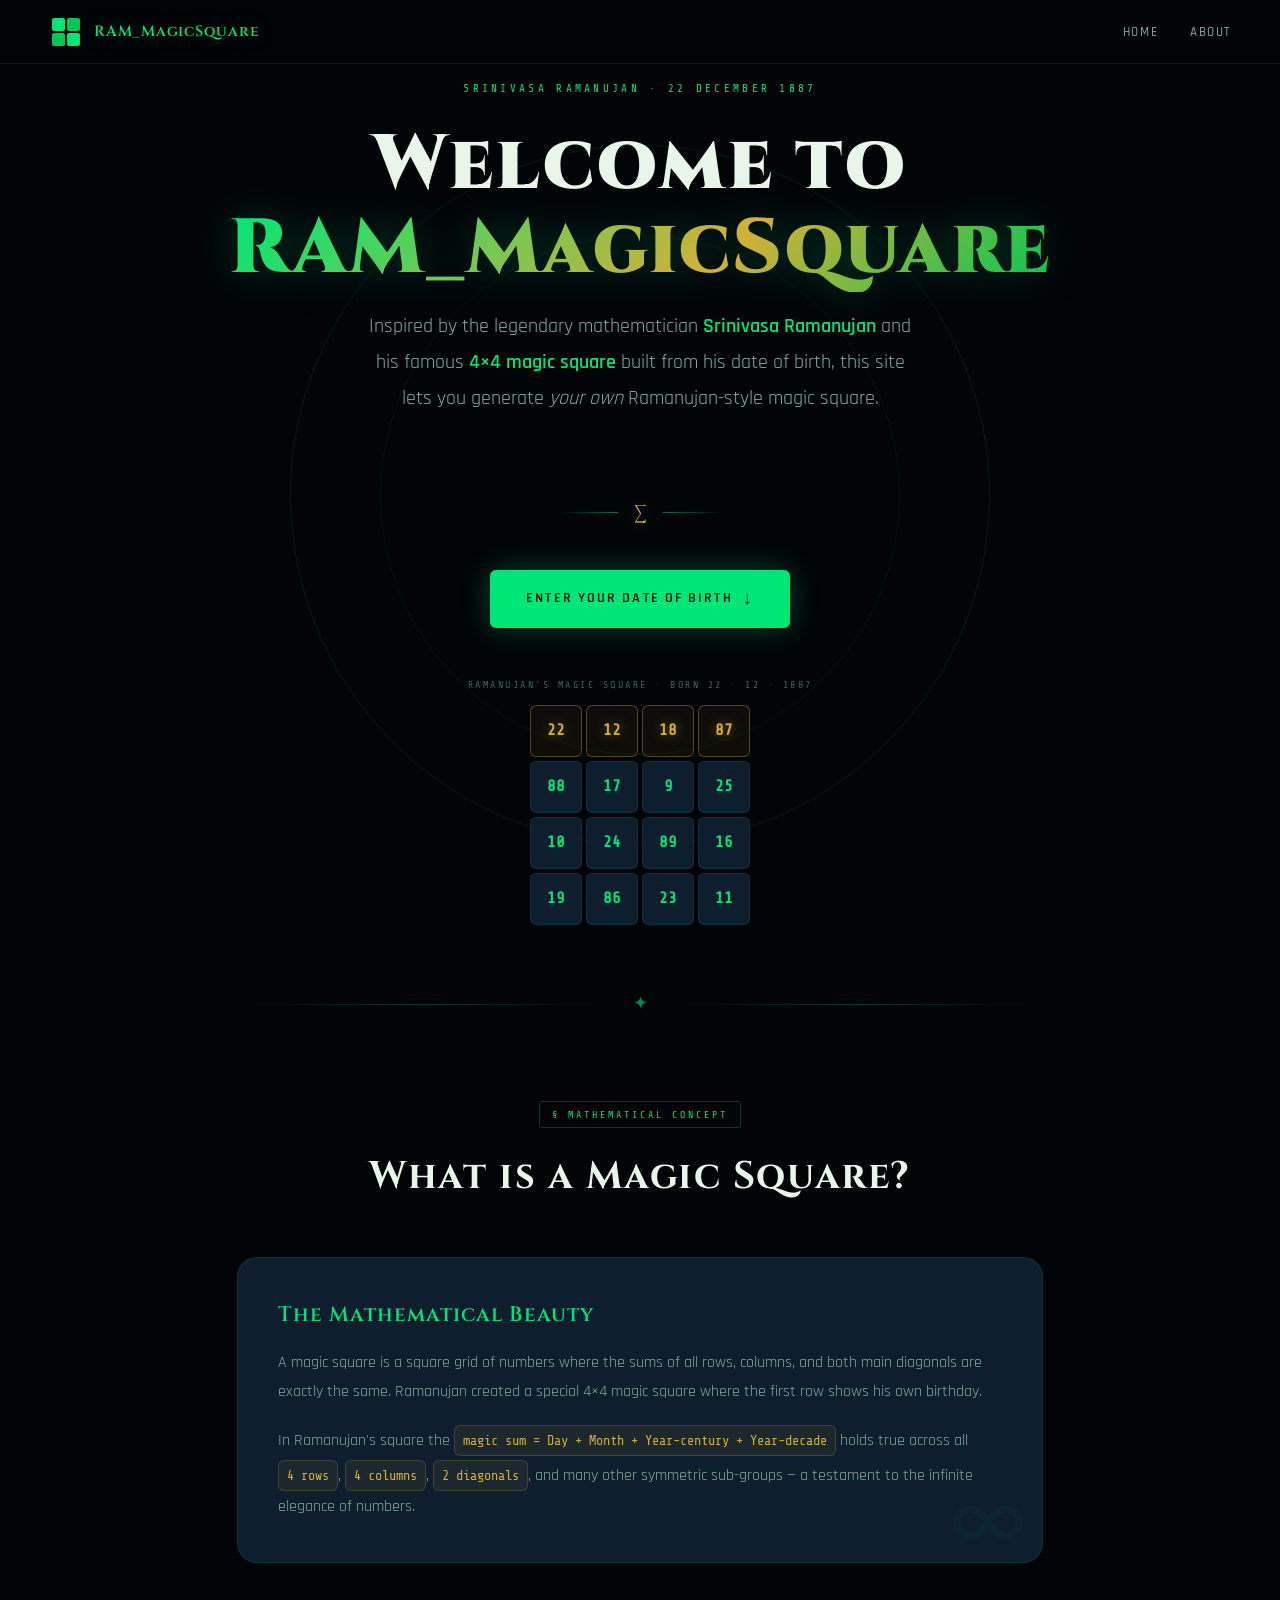
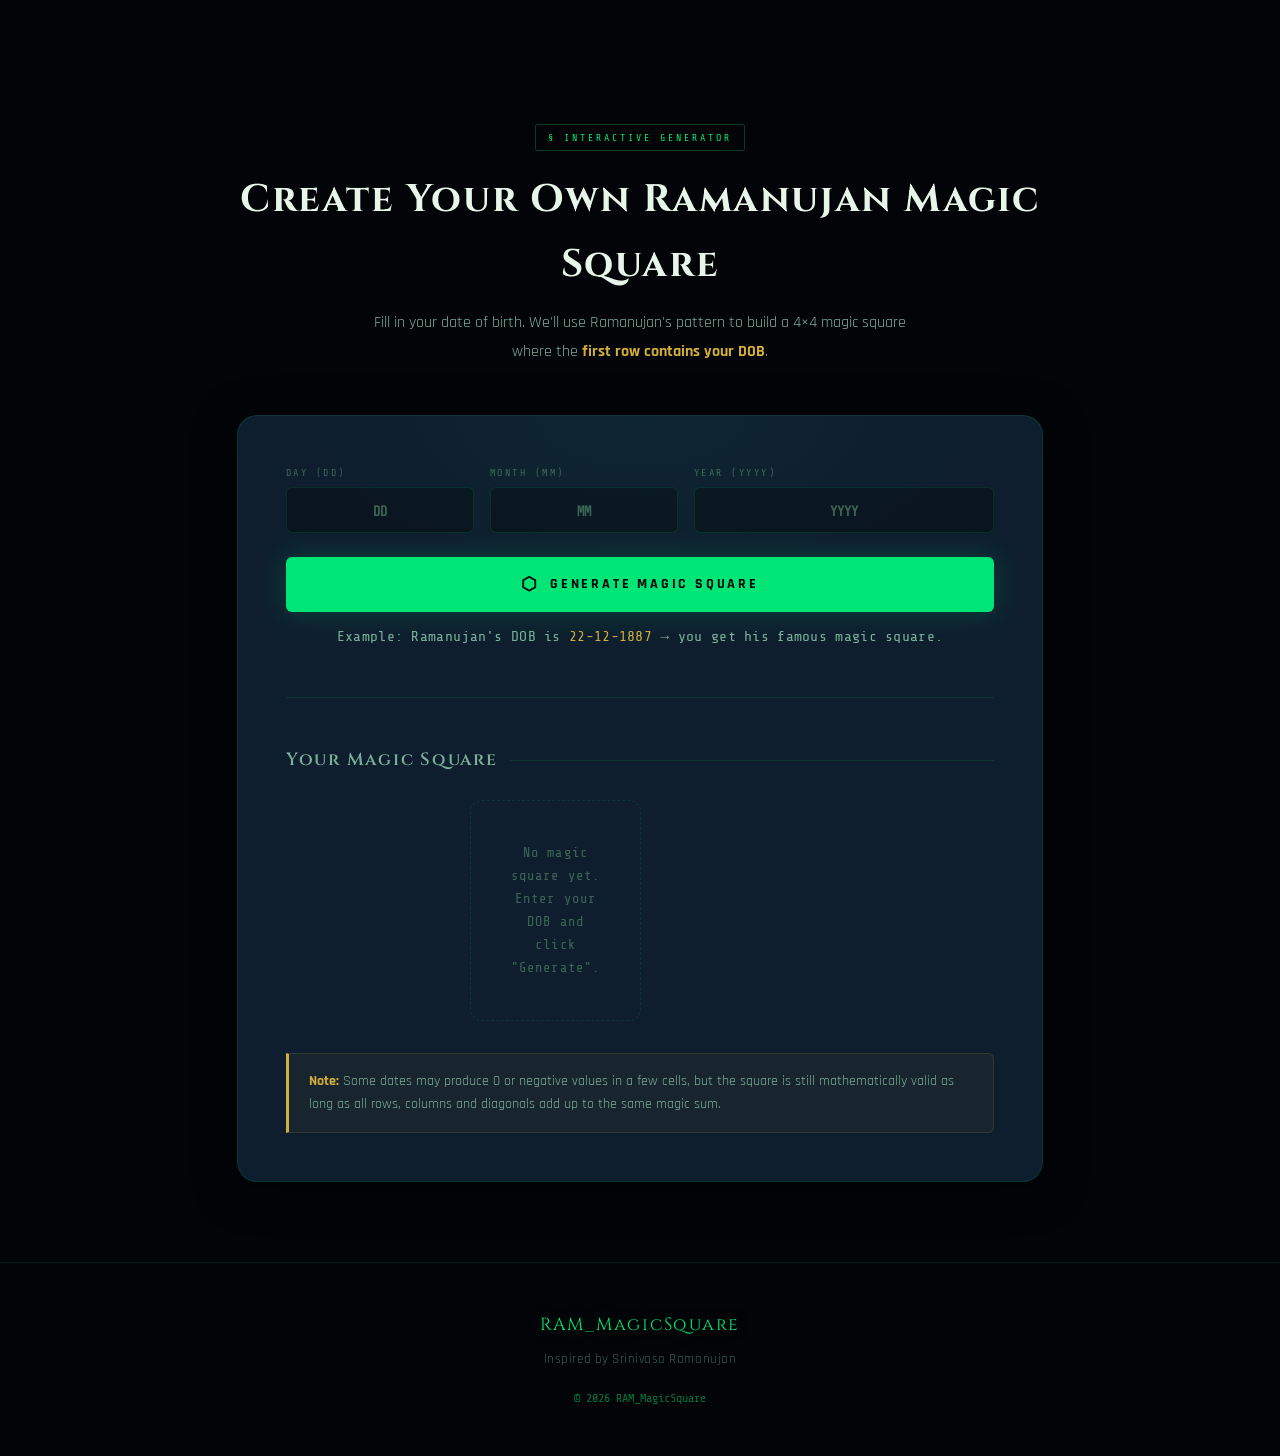
<file: index.html>
<!DOCTYPE html>
<html lang="en">
<head>
<meta charset="UTF-8"/>
<meta name="viewport" content="width=device-width, initial-scale=1.0"/>
<title>RAM_MagicSquare</title>
<link rel="icon" href="MAGICSQUARE.png" type="image/png">
<link rel="preconnect" href="https://fonts.googleapis.com"/>
<link rel="preconnect" href="https://fonts.gstatic.com" crossorigin/>
<link href="https://fonts.googleapis.com/css2?family=Cinzel:wght@400;600;700;900&family=Rajdhani:wght@300;400;500;600;700&family=Share+Tech+Mono&display=swap" rel="stylesheet"/>
<link rel="stylesheet" href="styles.css"/>
<!-- Google tag (gtag.js) -->
<script async src="https://www.googletagmanager.com/gtag/js?id=G-636LD27Y8T"></script>
<script>
  window.dataLayer = window.dataLayer || [];
  function gtag(){dataLayer.push(arguments);}
  gtag('js', new Date());

  gtag('config', 'G-636LD27Y8T');
</script>

  <script type="text/javascript">
    (function(c,l,a,r,i,t,y){
        c[a]=c[a]||function(){(c[a].q=c[a].q||[]).push(arguments)};
        t=l.createElement(r);t.async=1;t.src="https://www.clarity.ms/tag/"+i;
        y=l.getElementsByTagName(r)[0];y.parentNode.insertBefore(t,y);
    })(window, document, "clarity", "script", "ww2a0civii");
</script>
  
</head>
<body>

<!-- Animated canvas background -->
<canvas id="math-canvas"></canvas>

<!-- Floating number particles -->
<div class="float-numbers" id="floatNums" aria-hidden="true"></div>

<div class="page-wrapper">

<!-- ═══════════ NAV ═══════════ -->
<nav role="navigation" aria-label="Main navigation">
  <a href="index.html" class="nav-logo" aria-label="RAM MagicSquare Home">
    <div class="nav-logo-mark" aria-hidden="true">
      <span class="nav-logo-cell"></span>
      <span class="nav-logo-cell"></span>
      <span class="nav-logo-cell"></span>
      <span class="nav-logo-cell"></span>
    </div>
    <span class="nav-brand">RAM_MagicSquare</span>
  </a>
  <ul class="nav-links" id="navLinks">
    <li><a href="index.html">Home</a></li>
    <li><a href="about.html">About</a></li>
  </ul>
  <button class="nav-toggle" id="navToggle" aria-label="Toggle navigation" aria-expanded="false">
    <span></span><span></span><span></span>
  </button>
</nav>

<!-- ═══════════ HERO ═══════════ -->
<section class="hero" id="home">
  <p class="hero-eyebrow">Srinivasa Ramanujan · 22 December 1887</p>

  <h1 class="hero-title">
    Welcome to<br>
    <span class="line-accent">RAM_MagicSquare</span>
  </h1>

  <p class="hero-subtitle">
    Inspired by the legendary mathematician <strong>Srinivasa Ramanujan</strong> and his
    famous <strong>4×4 magic square</strong> built from his date of birth,
    this site lets you generate <em>your own</em> Ramanujan-style magic square.
  </p>

  <div class="hero-ornament" aria-hidden="true">
    <span class="hero-ornament-line"></span>
    <span class="hero-ornament-symbol">∑</span>
    <span class="hero-ornament-line"></span>
  </div>

  <a href="#generator" class="cta-btn">
    <span>Enter your date of birth</span>
    <span class="arrow">↓</span>
  </a>

  <!-- Ramanujan's actual magic square showcase -->
  <div class="hero-square-showcase" aria-label="Ramanujan's magic square for date 22-12-1887">
    <p class="showcase-label">Ramanujan's Magic Square · Born 22 · 12 · 1887</p>
    <div class="showcase-grid" id="showcaseGrid"></div>
  </div>
</section>

<!-- ═══════════ DIVIDER ═══════════ -->
<div class="section-divider" aria-hidden="true">
  <span class="divider-line"></span>
  <span class="divider-glyph">✦</span>
  <span class="divider-line"></span>
</div>

<!-- ═══════════ WHAT IS A MAGIC SQUARE ═══════════ -->
<section class="section reveal" id="about" aria-labelledby="about-heading">
  <div class="section-header">
    <span class="section-tag">§ Mathematical Concept</span>
    <h2 class="section-title" id="about-heading">What is a Magic Square?</h2>
  </div>
  <div class="info-card">
    <h2>The Mathematical Beauty</h2>
    <p>
      A magic square is a square grid of numbers where the sums of all rows, columns,
      and both main diagonals are exactly the same. Ramanujan created a special
      4×4 magic square where the first row shows his own birthday.
    </p>
    <p style="margin-top: 1rem;">
      In Ramanujan's square the <span class="math-formula">magic sum = Day + Month + Year-century + Year-decade</span>
      holds true across all <span class="math-formula">4 rows</span>,
      <span class="math-formula">4 columns</span>,
      <span class="math-formula">2 diagonals</span>,
      and many other symmetric sub-groups — a testament to the infinite elegance of numbers.
    </p>
    <div class="card-bg-num" aria-hidden="true">∞</div>
  </div>
</section>

<!-- ═══════════ GENERATOR ═══════════ -->
<section class="generator-section reveal" id="generator" aria-labelledby="gen-heading">
  <div class="section-header">
    <span class="section-tag">§ Interactive Generator</span>
    <h2 class="section-title" id="gen-heading">Create Your Own Ramanujan Magic Square</h2>
    <p class="section-desc">
      Fill in your date of birth. We'll use Ramanujan's pattern to build a 4×4 magic square
      where the <strong style="color:var(--gold)">first row contains your DOB</strong>.
    </p>
  </div>

  <div class="generator-card">
    <!-- ── Inputs ── -->
    <div class="dob-row">
      <div class="field-group">
        <label for="day">Day (DD)</label>
        <input type="number" id="day" name="day" min="1" max="31" placeholder="DD" aria-label="Day of birth"/>
      </div>
      <div class="field-group">
        <label for="month">Month (MM)</label>
        <input type="number" id="month" name="month" min="1" max="12" placeholder="MM" aria-label="Month of birth"/>
      </div>
      <div class="field-group">
        <label for="year">Year (YYYY)</label>
        <input type="number" id="year" name="year" min="1" max="9999" placeholder="YYYY" aria-label="Year of birth"/>
      </div>
    </div>

    <button class="generate-btn" id="generateBtn" onclick="generateMagicSquare()">
      <span class="btn-icon" aria-hidden="true">⬡</span>
      <span>Generate Magic Square</span>
    </button>

    <p class="hint-text">
      Example: Ramanujan's DOB is <em>22-12-1887</em> → you get his famous magic square.
    </p>

    <!-- ── Result ── -->
    <div class="result-section" id="result-section" aria-live="polite">
      <h3>Your Magic Square</h3>

      <div id="magic-square-output">
        <p class="placeholder-msg" id="placeholder-msg">
          No magic square yet. Enter your DOB and click "Generate".
        </p>
      </div>

      <div class="magic-stats" id="magic-stats" style="display:none">
        <div class="stat-card">
          <div class="stat-label">Magic Sum</div>
          <div class="stat-value" id="magic-sum-display">—</div>
        </div>
        <div class="stat-card">
          <div class="stat-label">Valid Magic Square</div>
          <div class="stat-value" id="magic-valid-display">—</div>
        </div>
      </div>

      <div class="note-block">
        <strong style="color:var(--gold)">Note:</strong> Some dates may produce 0 or negative values in a few cells,
        but the square is still mathematically valid as long as all rows, columns and diagonals
        add up to the same magic sum.
      </div>
    </div>
  </div>
</section>

<!-- ═══════════ FOOTER ═══════════ -->
<footer>
  <div class="footer-inner">
    <div class="footer-logo">RAM_MagicSquare</div>
    <p class="footer-text">Inspired by Srinivasa Ramanujan</p>
    <p class="footer-year" id="footer-year"></p>
  </div>
</footer>

</div><!-- .page-wrapper -->

<!-- ═══════════════════════════════════════════════════
     SCRIPTS — ALL ORIGINAL LOGIC PRESERVED
     ═══════════════════════════════════════════════════ -->
<script>
/* ── Footer year ── */
document.getElementById('footer-year').textContent = '© ' + new Date().getFullYear() + ' RAM_MagicSquare';

/* ── Nav toggle ── */
const navToggle = document.getElementById('navToggle');
const navLinks  = document.getElementById('navLinks');
navToggle.addEventListener('click', () => {
  const open = navLinks.classList.toggle('open');
  navToggle.setAttribute('aria-expanded', open);
});

/* ── Scroll reveal ── */
const revealEls = document.querySelectorAll('.reveal');
const revealObs = new IntersectionObserver(entries => {
  entries.forEach(e => {
    if (e.isIntersecting) { e.target.classList.add('visible'); revealObs.unobserve(e.target); }
  });
}, { threshold: 0.12 });
revealEls.forEach(el => revealObs.observe(el));

/* ── Smooth scroll for CTA ── */
document.querySelector('.cta-btn').addEventListener('click', function(e) {
  e.preventDefault();
  document.getElementById('generator').scrollIntoView({ behavior: 'smooth' });
});

/* ═══════════════════════════════════════════════════
   RAMANUJAN MAGIC SQUARE GENERATOR
   (Original algorithm — untouched)
   ═══════════════════════════════════════════════════ */
function generateMagicSquare() {
  const dayVal   = parseInt(document.getElementById('day').value,   10);
  const monthVal = parseInt(document.getElementById('month').value, 10);
  const yearVal  = parseInt(document.getElementById('year').value,  10);

  if (isNaN(dayVal) || isNaN(monthVal) || isNaN(yearVal)) {
    alert('Please enter a valid date of birth.');
    return;
  }

  const d  = dayVal;
  const m  = monthVal;
  const c  = Math.floor(yearVal / 100);   // century part
  const y  = yearVal % 100;               // decade/year part

  /* Ramanujan's 4x4 magic square pattern based on DOB */
  const square = [
    [d,       m,       c,       y    ],
    [y + 1,   c - 1,   m - 3,   d + 3],
    [m - 2,   d + 2,   y + 2,   c - 2],
    [c + 1,   y - 1,   d + 1,   m - 1]
  ];

  /* Flatten to verify magic sum */
  const magicSum = square[0].reduce((a, b) => a + b, 0);

  let isValid = true;
  /* Check all rows */
  for (let r = 0; r < 4; r++) {
    if (square[r].reduce((a,b)=>a+b,0) !== magicSum) { isValid = false; break; }
  }
  /* Check all columns */
  if (isValid) {
    for (let col = 0; col < 4; col++) {
      let s = 0;
      for (let row = 0; row < 4; row++) s += square[row][col];
      if (s !== magicSum) { isValid = false; break; }
    }
  }
  /* Check main diagonals */
  if (isValid) {
    let d1 = 0, d2 = 0;
    for (let i = 0; i < 4; i++) { d1 += square[i][i]; d2 += square[i][3-i]; }
    if (d1 !== magicSum || d2 !== magicSum) isValid = false;
  }

  renderMagicSquare(square, magicSum, isValid);
}

/* ═══════════════════════════════════════════════════
   RENDER — Premium cell display
   ═══════════════════════════════════════════════════ */
function renderMagicSquare(square, magicSum, isValid) {
  const container = document.getElementById('magic-square-output');
  const statsDiv  = document.getElementById('magic-stats');
  const placeholder = document.getElementById('placeholder-msg');

  if (placeholder) placeholder.remove();
  container.innerHTML = '';

  let cellIdx = 0;
  square.forEach((row, rowIdx) => {
    row.forEach((val, colIdx) => {
      const cell = document.createElement('div');
      cell.className = 'magic-cell ' + (rowIdx === 0 ? 'dob-row-cell' : 'normal-cell');
      cell.style.setProperty('--cell-i', cellIdx++);
      cell.textContent = val;
      cell.setAttribute('aria-label', `Row ${rowIdx+1} Column ${colIdx+1}: ${val}`);
      container.appendChild(cell);
    });
  });

  /* Show stats */
  statsDiv.style.display = 'grid';
  const sumEl   = document.getElementById('magic-sum-display');
  const validEl = document.getElementById('magic-valid-display');

  sumEl.textContent   = magicSum;
  validEl.textContent = isValid ? '✓ Yes' : '✗ No';
  validEl.className   = 'stat-value ' + (isValid ? 'valid' : 'invalid');
}

/* ═══════════════════════════════════════════════════
   SHOWCASE — Ramanujan's own square (22-12-1887)
   ═══════════════════════════════════════════════════ */
(function buildShowcase() {
  const d=22, m=12, c=18, y=87;
  const sq = [
    [d,       m,       c,       y    ],
    [y + 1,   c - 1,   m - 3,   d + 3],
    [m - 2,   d + 2,   y + 2,   c - 2],
    [c + 1,   y - 1,   d + 1,   m - 1]
  ];
  const grid = document.getElementById('showcaseGrid');
  let i = 0;
  sq.forEach((row, ri) => {
    row.forEach(val => {
      const cell = document.createElement('div');
      cell.className = 'showcase-cell ' + (ri === 0 ? 'highlight-row' : '');
      cell.style.setProperty('--i', i++);
      cell.textContent = val;
      grid.appendChild(cell);
    });
  });
})();

/* ═══════════════════════════════════════════════════
   CANVAS — Animated mathematical grid
   ═══════════════════════════════════════════════════ */
(function initCanvas() {
  const canvas = document.getElementById('math-canvas');
  const ctx    = canvas.getContext('2d');
  let W, H, particles = [];

  function resize() {
    W = canvas.width  = window.innerWidth;
    H = canvas.height = window.innerHeight;
  }
  resize();
  window.addEventListener('resize', resize);

  /* Dot grid */
  function drawGrid() {
    ctx.clearRect(0, 0, W, H);

    /* Fine dot grid */
    const spacing = 36;
    const t = Date.now() * 0.0006;

    ctx.fillStyle = 'rgba(0,230,118,0.18)';
    for (let x = 0; x < W; x += spacing) {
      for (let y = 0; y < H; y += spacing) {
        const pulse = Math.sin(t + x * 0.012 + y * 0.009) * 0.5 + 0.5;
        const radius = 0.7 + pulse * 0.9;
        ctx.globalAlpha = 0.08 + pulse * 0.1;
        ctx.beginPath();
        ctx.arc(x, y, radius, 0, Math.PI * 2);
        ctx.fill();
      }
    }

    /* Travelling lines */
    ctx.globalAlpha = 0.06;
    ctx.strokeStyle = '#00e676';
    ctx.lineWidth = 0.5;
    const numLines = 6;
    for (let i = 0; i < numLines; i++) {
      const phase = (t * 0.3 + i / numLines) % 1;
      const x = phase * W;
      ctx.beginPath();
      ctx.moveTo(x, 0);
      ctx.lineTo(x - 120, H);
      ctx.stroke();
    }

    ctx.globalAlpha = 1;
    requestAnimationFrame(drawGrid);
  }
  drawGrid();
})();

/* ═══════════════════════════════════════════════════
   FLOATING NUMBER PARTICLES
   ═══════════════════════════════════════════════════ */
(function spawnNumbers() {
  const container = document.getElementById('floatNums');
  const nums = ['∑','∞','π','√','∫','Δ','φ','Ω','22','12','1887','87','18','130'];
  for (let i = 0; i < 18; i++) {
    const el = document.createElement('span');
    el.className = 'float-num';
    el.textContent = nums[Math.floor(Math.random() * nums.length)];
    el.style.cssText = [
      `left:${Math.random()*100}%`,
      `--dur:${14 + Math.random()*14}s`,
      `--delay:${-Math.random()*20}s`,
      `font-size:${10 + Math.random()*8}px`,
      `opacity:0`
    ].join(';');
    container.appendChild(el);
  }
})();

/* ── Enter key support for inputs ── */
['day','month','year'].forEach(id => {
  document.getElementById(id).addEventListener('keydown', e => {
    if (e.key === 'Enter') generateMagicSquare();
  });
});
</script>
</body>
</html>
</file>
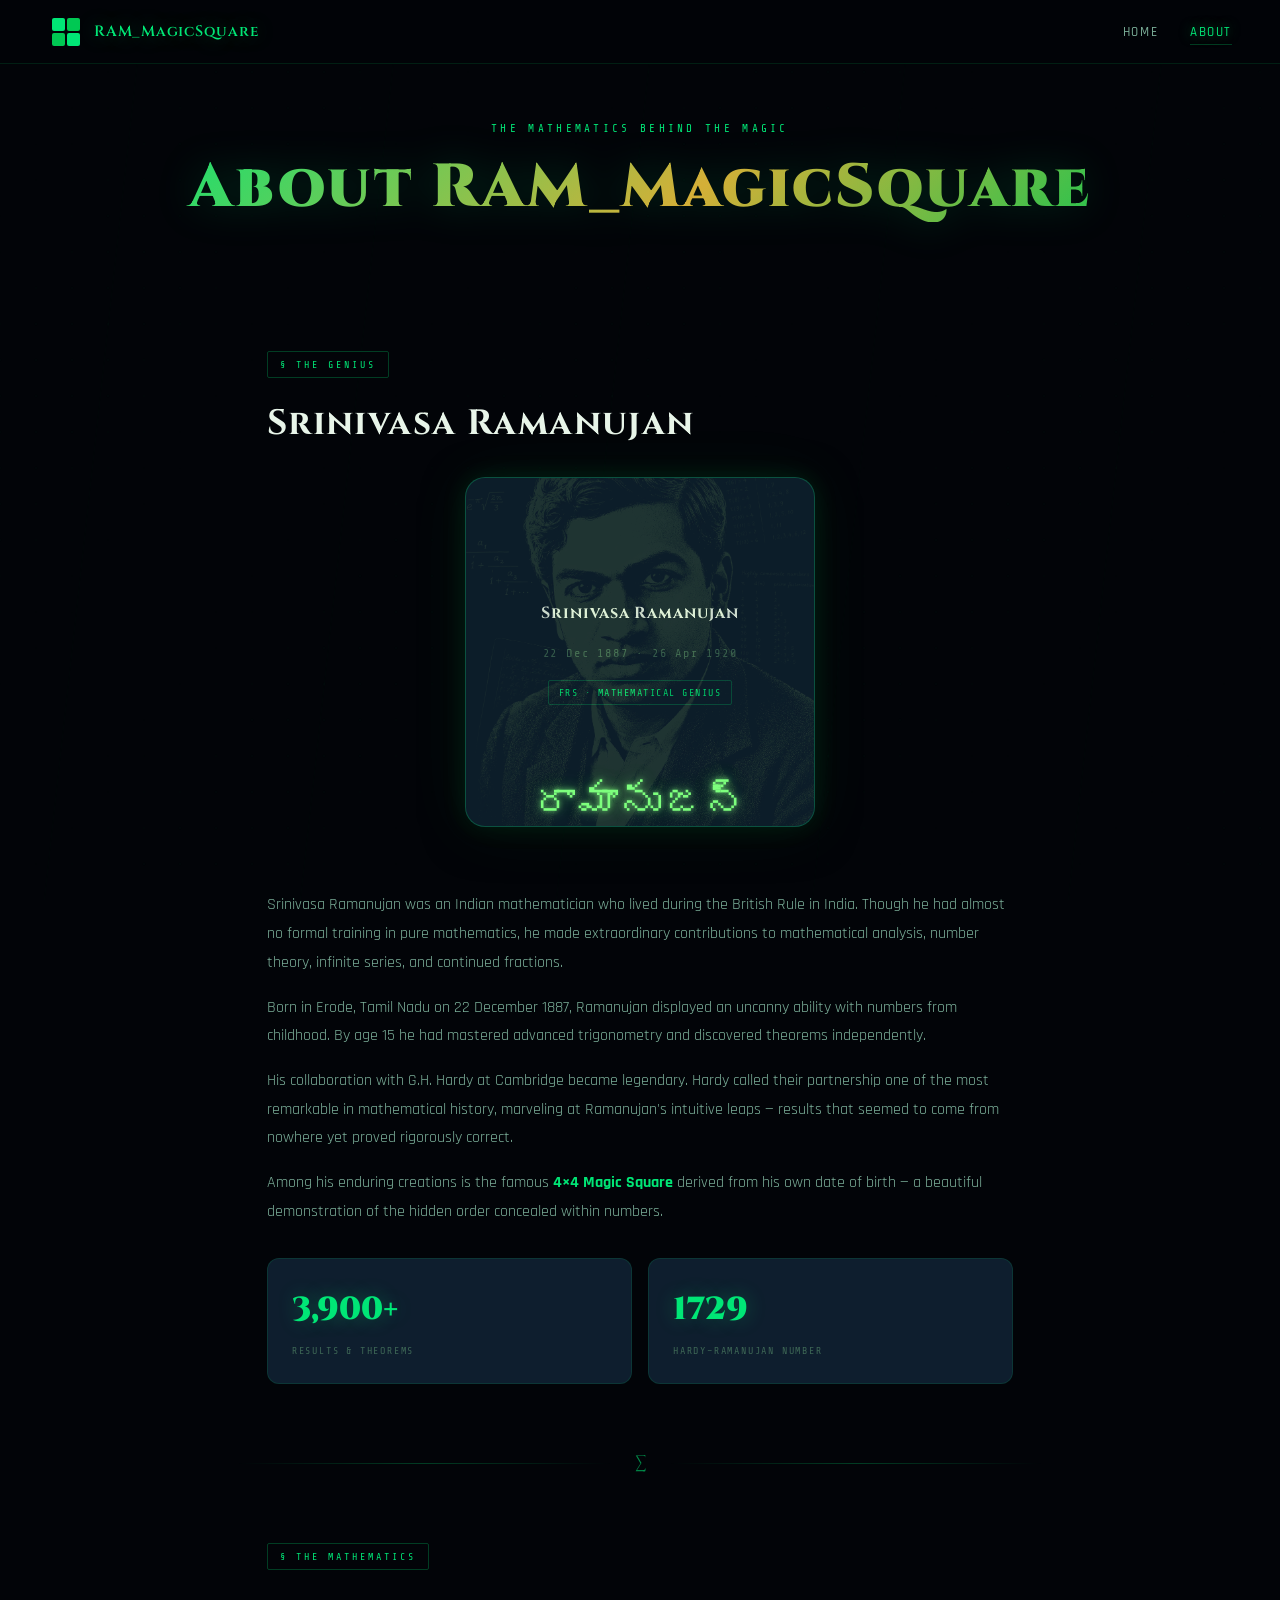
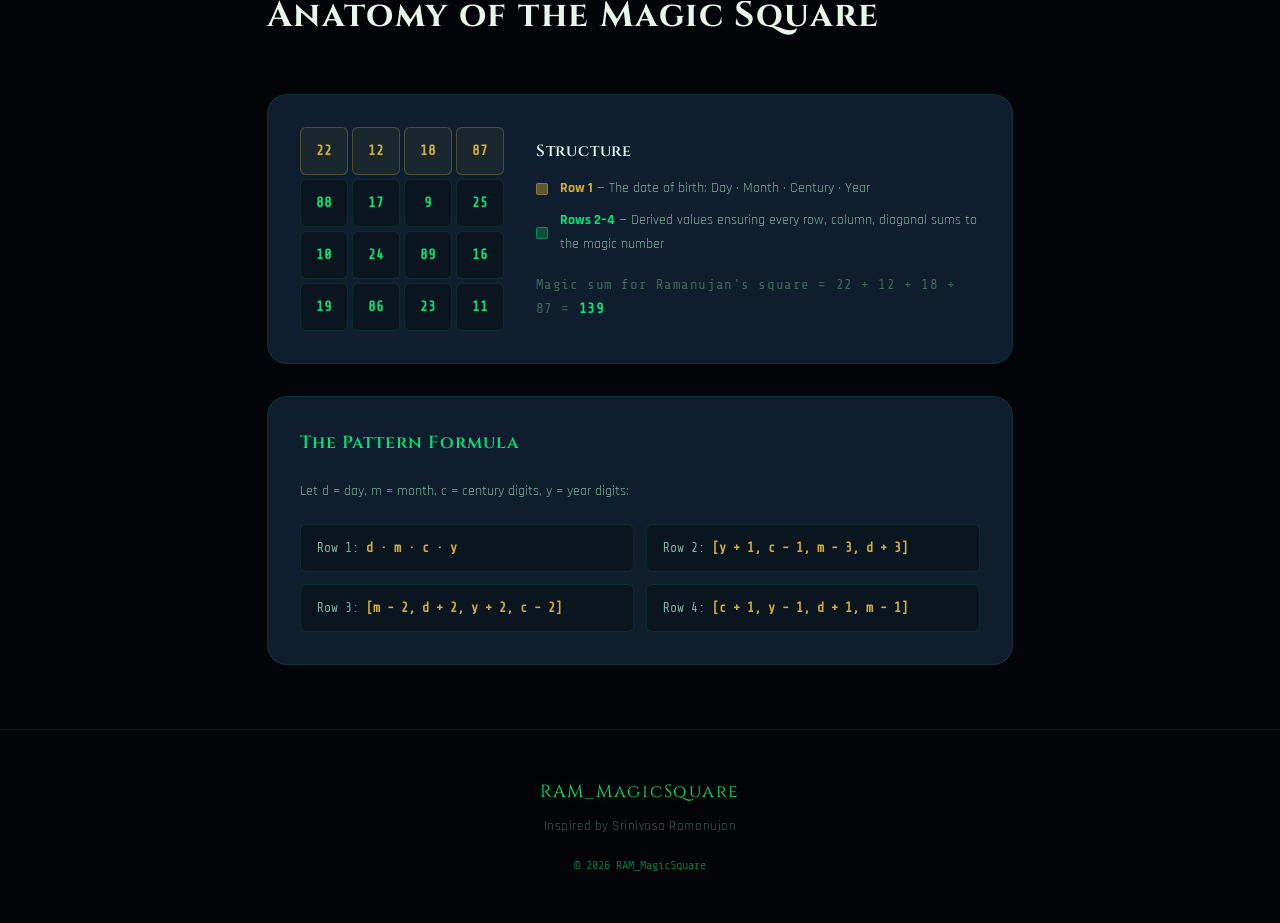
<file: about.html>
<!DOCTYPE html>
<html lang="en">
<head>
<meta charset="UTF-8"/>
<meta name="viewport" content="width=device-width, initial-scale=1.0"/>
<title>About · RAM_MagicSquare</title>
<link rel="stylesheet" href="about.css"/>
<link rel="preconnect" href="https://fonts.googleapis.com"/>
<link rel="preconnect" href="https://fonts.gstatic.com" crossorigin/>
<link href="https://fonts.googleapis.com/css2?family=Cinzel:wght@400;600;700;900&family=Rajdhani:wght@300;400;500;600;700&family=Share+Tech+Mono&display=swap" rel="stylesheet"/>
<!-- Google tag (gtag.js) -->
<script async src="https://www.googletagmanager.com/gtag/js?id=G-636LD27Y8T"></script>
<script>
  window.dataLayer = window.dataLayer || [];
  function gtag(){dataLayer.push(arguments);}
  gtag('js', new Date());
  gtag('config', 'G-636LD27Y8T');
</script>

  <script type="text/javascript">
    (function(c,l,a,r,i,t,y){
        c[a]=c[a]||function(){(c[a].q=c[a].q||[]).push(arguments)};
        t=l.createElement(r);t.async=1;t.src="https://www.clarity.ms/tag/"+i;
        y=l.getElementsByTagName(r)[0];y.parentNode.insertBefore(t,y);
    })(window, document, "clarity", "script", "ww2a0civii");
</script>
</head>
<body>

<canvas id="math-canvas"></canvas>

<div class="page-wrapper">

<nav role="navigation" aria-label="Main navigation">
  <a href="index.html" class="nav-logo" aria-label="RAM MagicSquare Home">
    <div class="nav-logo-mark" aria-hidden="true">
      <span class="nav-logo-cell"></span>
      <span class="nav-logo-cell"></span>
      <span class="nav-logo-cell"></span>
      <span class="nav-logo-cell"></span>
    </div>
    <span class="nav-brand">RAM_MagicSquare</span>
  </a>
  <ul class="nav-links" id="navLinks">
    <li><a href="index.html">Home</a></li>
    <li><a href="about.html" class="active">About</a></li>
  </ul>
  <button class="nav-toggle" id="navToggle" aria-label="Toggle navigation" aria-expanded="false">
    <span></span><span></span><span></span>
  </button>
</nav>

<div class="page-hero">
  <p class="eyebrow">The Mathematics Behind the Magic</p>
  <h1>About RAM_MagicSquare</h1>
</div>

<!-- RAMANUJAN BIO -->
<section class="section reveal" aria-labelledby="bio-heading">
  <span class="section-tag">§ The Genius</span>
  <h2 class="section-title" id="bio-heading">Srinivasa Ramanujan</h2>
  <div class="bio-layout">
    <div class="bio-portrait" aria-hidden="true">
      <img src="ramanujan-portrait.png" alt="Portrait of Srinivasa Ramanujan">
      <div class="portrait-name">Srinivasa Ramanujan</div>
      <div class="portrait-dates">22 Dec 1887 · 26 Apr 1920</div>
      <div class="portrait-badge">FRS · Mathematical Genius</div>
    </div>
    <div class="bio-text">
      <p>
        Srinivasa Ramanujan was an Indian mathematician who lived during the British Rule in India.
        Though he had almost no formal training in pure mathematics, he made extraordinary contributions
        to mathematical analysis, number theory, infinite series, and continued fractions.
      </p>
      <p>
        Born in Erode, Tamil Nadu on 22 December 1887, Ramanujan displayed an uncanny ability
        with numbers from childhood. By age 15 he had mastered advanced trigonometry and
        discovered theorems independently.
      </p>
      <p>
        His collaboration with G.H. Hardy at Cambridge became legendary. Hardy called their
        partnership one of the most remarkable in mathematical history, marveling at Ramanujan's
        intuitive leaps — results that seemed to come from nowhere yet proved rigorously correct.
      </p>
      <p>
        Among his enduring creations is the famous <strong style="color:var(--green)">4×4 Magic Square</strong>
        derived from his own date of birth — a beautiful demonstration of the hidden order
        concealed within numbers.
      </p>
    </div>
  </div>

  <div class="fact-grid">
    <div class="fact-card">
      <div class="fact-num">3,900+</div>
      <div class="fact-label">Results & theorems</div>
    </div>
    <div class="fact-card">
      <div class="fact-num">1729</div>
      <div class="fact-label">Hardy–Ramanujan number</div>
    </div>
  </div>
</section>

<div class="divider" aria-hidden="true">
  <span class="divider-line"></span>
  <span class="divider-glyph">∑</span>
  <span class="divider-line"></span>
</div>

<!-- MAGIC SQUARE ANATOMY -->
<section class="section reveal" aria-labelledby="anatomy-heading">
  <span class="section-tag">§ The Mathematics</span>
  <h2 class="section-title" id="anatomy-heading">Anatomy of the Magic Square</h2>

  <div class="anatomy-section">
    <div class="anatomy-grid">
      <div>
        <div class="anatomy-square" id="anatomySquare" aria-label="Ramanujan's 4x4 magic square for 22-12-1887"></div>
      </div>
      <div class="anatomy-legend">
        <h3>Structure</h3>
        <div class="legend-item">
          <span class="legend-dot gold"></span>
          <span><strong style="color:var(--gold)">Row 1</strong> — The date of birth: Day · Month · Century · Year</span>
        </div>
        <div class="legend-item">
          <span class="legend-dot green"></span>
          <span><strong style="color:var(--green)">Rows 2–4</strong> — Derived values ensuring every row, column, diagonal sums to the magic number</span>
        </div>
        <p style="margin-top:1rem; font-size:0.88rem; color:var(--text-muted); font-family:var(--font-mono); letter-spacing:0.04em;">
          Magic sum for Ramanujan's square = 22 + 12 + 18 + 87 = <strong style="color:var(--green)">139</strong>
        </p>
      </div>
    </div>
  </div>

  <div class="formula-card reveal">
    <h3>The Pattern Formula</h3>
    <p style="font-size:0.9rem; color:var(--text-secondary); margin-bottom:1.25rem;">
      Let d = day, m = month, c = century digits, y = year digits:
    </p>
    <div class="formula-grid">
      <div class="formula-row">Row 1: <em>d · m · c · y</em></div>
      <div class="formula-row">Row 2: <em>[y + 1,   c - 1,   m - 3,   d + 3]</em></div>
      <div class="formula-row">Row 3: <em>[m - 2,   d + 2,   y + 2,   c - 2]</em></div>
      <div class="formula-row">Row 4: <em>[c + 1,   y - 1,   d + 1,   m - 1]</em></div>
    </div>
  </div>
</section>

<footer>
  <div style="max-width:600px; margin:0 auto;">
    <div class="footer-logo">RAM_MagicSquare</div>
    <p class="footer-text">Inspired by Srinivasa Ramanujan</p>
    <p class="footer-year" id="footer-year"></p>
  </div>
</footer>

</div>

<script>
document.getElementById('footer-year').textContent = '© ' + new Date().getFullYear() + ' RAM_MagicSquare';

const navToggle = document.getElementById('navToggle');
const navLinks  = document.getElementById('navLinks');
navToggle.addEventListener('click', () => {
  const open = navLinks.classList.toggle('open');
  navToggle.setAttribute('aria-expanded', open);
});

/* Scroll reveal */
const revealEls = document.querySelectorAll('.reveal');
const obs = new IntersectionObserver(entries => {
  entries.forEach(e => { if (e.isIntersecting) { e.target.classList.add('visible'); obs.unobserve(e.target); } });
}, { threshold: 0.1 });
revealEls.forEach(el => obs.observe(el));

/* Anatomy square */
(function() {
  const d=22,m=12,c=18,y=87;
  const sq = [
    [d,m,c,y],
    [y + 1,   c - 1,   m - 3,   d + 3],
    [m - 2,   d + 2,   y + 2,   c - 2],
    [c + 1,   y - 1,   d + 1,   m - 1]
  ];
  const grid = document.getElementById('anatomySquare');
  sq.forEach((row,ri) => row.forEach(val => {
    const cell = document.createElement('div');
    cell.className = 'anatomy-cell ' + (ri===0 ? 'c-dob' : 'c-green');
    cell.textContent = val;
    grid.appendChild(cell);
  }));
})();

/* Canvas */
(function() {
  const canvas = document.getElementById('math-canvas');
  const ctx = canvas.getContext('2d');
  let W, H;
  function resize() { W = canvas.width = window.innerWidth; H = canvas.height = window.innerHeight; }
  resize();
  window.addEventListener('resize', resize);

  function draw() {
    ctx.clearRect(0,0,W,H);
    const t = Date.now() * 0.0006;
    const spacing = 36;
    ctx.fillStyle = 'rgba(0,230,118,0.18)';
    for (let x=0;x<W;x+=spacing) {
      for (let y=0;y<H;y+=spacing) {
        const pulse = Math.sin(t + x*0.012 + y*0.009)*0.5+0.5;
        ctx.globalAlpha = 0.08 + pulse*0.1;
        ctx.beginPath();
        ctx.arc(x, y, 0.7+pulse*0.9, 0, Math.PI*2);
        ctx.fill();
      }
    }
    ctx.globalAlpha = 0.055;
    ctx.strokeStyle = '#00e676'; ctx.lineWidth = 0.5;
    for (let i=0;i<5;i++) {
      const phase = ((t*0.3 + i/5) % 1);
      const x = phase * W;
      ctx.beginPath(); ctx.moveTo(x,0); ctx.lineTo(x-100,H); ctx.stroke();
    }
    ctx.globalAlpha = 1;
    requestAnimationFrame(draw);
  }
  draw();
})();
</script>
</body>
</html>
</file>
<file: styles.css>
/* ═══════════════════════════════════════════════════
   ROOT VARIABLES — Ramanujan Color System
   ══════════════════════════════════════════════════ */
:root {
  --green:        #00e676;
  --green-dim:    #00c853;
  --green-deep:   #007a33;
  --green-glow:   rgba(0, 230, 118, 0.18);
  --green-trace:  rgba(0, 230, 118, 0.06); 
  --gold:         #d4af37;
  --gold-dim:     #9a7c1e;
  --gold-glow:    rgba(212, 175, 55, 0.15);
  --bg-void:      #020408;
  --bg-deep:      #060c10;
  --bg-surface:   #0a1520;
  --bg-raised:    #0e1e2e;
  --bg-glass:     rgba(10, 21, 32, 0.72);
  --border-dim:   rgba(0, 230, 118, 0.12);
  --border-mid:   rgba(0, 230, 118, 0.25);
  --border-bright:rgba(0, 230, 118, 0.5);
  --text-primary: #e8f5e9;
  --text-secondary:#7cb09a;
  --text-muted:   #3d6655;
  --font-display: 'Cinzel', serif;
  --font-body:    'Rajdhani', sans-serif;
  --font-mono:    'Share Tech Mono', monospace;
  --radius-sm:    6px;
  --radius-md:    12px;
  --radius-lg:    20px;
  --shadow-green: 0 0 24px rgba(0,230,118,0.12), 0 0 64px rgba(0,230,118,0.06);
  --shadow-card:  0 8px 40px rgba(0,0,0,0.5), 0 2px 8px rgba(0,0,0,0.3);
}

/* ═══════════════════════════════════════════════════
   RESET & BASE
   ═══════════════════════════════════════════════════ */
*, *::before, *::after { box-sizing: border-box; margin: 0; padding: 0; }

html { scroll-behavior: smooth; }

body {
  font-family: var(--font-body);
  background: var(--bg-void);
  color: var(--text-primary);
  min-height: 100vh;
  overflow-x: hidden;
  line-height: 1.7;
  font-size: 16px;
}

/* ═══════════════════════════════════════════════════
   CANVAS BACKGROUND — Animated Mathematical Grid
   ═══════════════════════════════════════════════════ */
#math-canvas {
  position: fixed;
  top: 0; left: 0;
  width: 100vw; height: 100vh;
  z-index: 0;
  pointer-events: none;
  opacity: 0.55;
}

.page-wrapper {
  position: relative;
  z-index: 1;
}

/* ═══════════════════════════════════════════════════
   FLOATING NUMBER PARTICLES
   ═══════════════════════════════════════════════════ */
.float-numbers {
  position: fixed;
  top: 0; left: 0;
  width: 100%; height: 100%;
  pointer-events: none;
  z-index: 0;
  overflow: hidden;
}

.float-num {
  position: absolute;
  font-family: var(--font-mono);
  font-size: 11px;
  color: var(--green);
  opacity: 0;
  animation: floatUp var(--dur, 18s) var(--delay, 0s) infinite linear;
}

@keyframes floatUp {
  0%   { opacity: 0; transform: translateY(100vh) rotate(0deg); }
  5%   { opacity: 0.18; }
  90%  { opacity: 0.12; }
  100% { opacity: 0; transform: translateY(-60px) rotate(360deg); }
}

/* ═══════════════════════════════════════════════════
   NAVIGATION
   ═══════════════════════════════════════════════════ */
nav {
  position: fixed;
  top: 0; left: 0; right: 0;
  z-index: 100;
  display: flex;
  align-items: center;
  justify-content: space-between;
  padding: 0 clamp(1rem, 4vw, 3rem);
  height: 64px;
  background: rgba(2, 4, 8, 0.85);
  backdrop-filter: blur(20px);
  border-bottom: 1px solid var(--border-dim);
}

.nav-logo {
  display: flex;
  align-items: center;
  gap: 10px;
  text-decoration: none;
}

.nav-logo-mark {
  width: 36px;
  height: 36px;
  display: grid;
  grid-template-columns: 1fr 1fr;
  gap: 2px;
  padding: 4px;
}

.nav-logo-cell {
  background: var(--green);
  border-radius: 2px;
  animation: cellPulse 3s ease-in-out infinite;
}
.nav-logo-cell:nth-child(2) { animation-delay: 0.4s; background: var(--green-dim); }
.nav-logo-cell:nth-child(3) { animation-delay: 0.8s; background: var(--green-dim); }
.nav-logo-cell:nth-child(4) { animation-delay: 1.2s; background: var(--green); }

@keyframes cellPulse {
  0%, 100% { opacity: 1; }
  50% { opacity: 0.4; }
}

.nav-brand {
  font-family: var(--font-display);
  font-size: 15px;
  font-weight: 600;
  color: var(--green);
  letter-spacing: 0.05em;
  text-shadow: 0 0 20px rgba(0,230,118,0.4);
}

.nav-links {
  display: flex;
  gap: 2rem;
  list-style: none;
}

.nav-links a {
  font-family: var(--font-body);
  font-weight: 500;
  font-size: 13px;
  letter-spacing: 0.12em;
  text-transform: uppercase;
  color: var(--text-secondary);
  text-decoration: none;
  transition: color 0.3s, text-shadow 0.3s;
  padding: 4px 0;
  border-bottom: 1px solid transparent;
}

.nav-links a:hover {
  color: var(--green);
  text-shadow: 0 0 12px rgba(0,230,118,0.5);
  border-bottom-color: var(--border-mid);
}

/* Hamburger (mobile) */
.nav-toggle {
  display: none;
  flex-direction: column;
  gap: 5px;
  cursor: pointer;
  padding: 4px;
  background: none;
  border: none;
}

.nav-toggle span {
  display: block;
  width: 22px;
  height: 2px;
  background: var(--green);
  transition: transform 0.3s, opacity 0.3s;
}

/* ═══════════════════════════════════════════════════
   HERO SECTION
   ═══════════════════════════════════════════════════ */
.hero {
  min-height: 100vh;
  display: flex;
  flex-direction: column;
  align-items: center;
  justify-content: center;
  text-align: center;
  padding: 80px clamp(1rem, 6vw, 5rem) 4rem;
  position: relative;
}

/* Sacred geometry background rings */
.hero::before {
  content: '';
  position: absolute;
  top: 50%; left: 50%;
  transform: translate(-50%, -50%);
  width: min(700px, 90vw);
  height: min(700px, 90vw);
  border-radius: 50%;
  border: 1px solid var(--border-dim);
  animation: ringPulse 6s ease-in-out infinite;
  pointer-events: none;
}

.hero::after {
  content: '';
  position: absolute;
  top: 50%; left: 50%;
  transform: translate(-50%, -50%);
  width: min(520px, 70vw);
  height: min(520px, 70vw);
  border-radius: 50%;
  border: 1px solid rgba(0,230,118,0.08);
  animation: ringPulse 6s ease-in-out infinite 1.5s;
  pointer-events: none;
}

@keyframes ringPulse {
  0%, 100% { opacity: 0.4; transform: translate(-50%, -50%) scale(1); }
  50%       { opacity: 0.9; transform: translate(-50%, -50%) scale(1.02); }
}

.hero-eyebrow {
  font-family: var(--font-mono);
  font-size: 11px;
  letter-spacing: 0.3em;
  color: var(--green);
  text-transform: uppercase;
  margin-bottom: 1.5rem;
  opacity: 0;
  animation: fadeSlideUp 0.8s ease forwards 0.2s;
}

.hero-title {
  font-family: var(--font-display);
  font-size: clamp(2.4rem, 6vw, 5rem);
  font-weight: 900;
  line-height: 1.1;
  letter-spacing: 0.03em;
  margin-bottom: 1rem;
  opacity: 0;
  animation: fadeSlideUp 0.8s ease forwards 0.4s;
}

.hero-title .line-accent {
  display: block;
  background: linear-gradient(135deg, var(--green) 0%, var(--gold) 60%, var(--green-dim) 100%);
  -webkit-background-clip: text;
  -webkit-text-fill-color: transparent;
  background-clip: text;
  filter: drop-shadow(0 0 20px rgba(0,230,118,0.25));
}

.hero-subtitle {
  font-size: clamp(1rem, 2.5vw, 1.25rem);
  font-weight: 400;
  color: var(--text-secondary);
  max-width: 560px;
  margin: 0 auto 2.5rem;
  line-height: 1.8;
  opacity: 0;
  animation: fadeSlideUp 0.8s ease forwards 0.6s;
}

.hero-subtitle strong {
  color: var(--green);
  font-weight: 600;
}

.hero-ornament {
  display: flex;
  align-items: center;
  gap: 1rem;
  margin: 2.5rem auto 0;
  opacity: 0;
  animation: fadeSlideUp 0.8s ease forwards 0.8s;
}

.hero-ornament-line {
  width: 60px;
  height: 1px;
  background: linear-gradient(to right, transparent, var(--border-bright));
}

.hero-ornament-symbol {
  font-family: var(--font-display);
  font-size: 20px;
  color: var(--gold);
  text-shadow: 0 0 16px rgba(212,175,55,0.4);
}

.hero-ornament-line:last-child {
  background: linear-gradient(to left, transparent, var(--border-bright));
}

.cta-btn {
  display: inline-flex;
  align-items: center;
  gap: 10px;
  margin-top: 2.5rem;
  padding: 14px 36px;
  font-family: var(--font-body);
  font-size: 14px;
  font-weight: 600;
  letter-spacing: 0.15em;
  text-transform: uppercase;
  text-decoration: none;
  color: var(--bg-void);
  background: var(--green);
  border: none;
  border-radius: var(--radius-sm);
  cursor: pointer;
  transition: all 0.3s ease;
  box-shadow: 0 0 30px rgba(0,230,118,0.3);
  opacity: 0;
  animation: fadeSlideUp 0.8s ease forwards 1s;
}

.cta-btn:hover {
  background: #00ff8c;
  box-shadow: 0 0 50px rgba(0,230,118,0.5), 0 4px 20px rgba(0,0,0,0.4);
  transform: translateY(-2px);
}

.cta-btn .arrow {
  font-size: 18px;
  transition: transform 0.3s;
}

.cta-btn:hover .arrow { transform: translateY(4px); }

@keyframes fadeSlideUp {
  from { opacity: 0; transform: translateY(24px); }
  to   { opacity: 1; transform: translateY(0); }
}

/* ═══════════════════════════════════════════════════
   RAMANUJAN SHOWCASE SQUARE (hero decoration)
   ═══════════════════════════════════════════════════ */
.hero-square-showcase {
  margin: 3rem auto 0;
  opacity: 0;
  animation: fadeSlideUp 1s ease forwards 1.2s;
}

.showcase-label {
  font-family: var(--font-mono);
  font-size: 10px;
  letter-spacing: 0.25em;
  color: var(--text-muted);
  text-transform: uppercase;
  text-align: center;
  margin-bottom: 0.75rem;
}

.showcase-grid {
  display: grid;
  grid-template-columns: repeat(4, 1fr);
  gap: 4px;
  width: fit-content;
  margin: 0 auto;
}

.showcase-cell {
  width: 52px;
  height: 52px;
  display: flex;
  align-items: center;
  justify-content: center;
  font-family: var(--font-mono);
  font-size: 16px;
  font-weight: 700;
  color: var(--green);
  background: var(--bg-raised);
  border: 1px solid var(--border-dim);
  border-radius: var(--radius-sm);
  transition: all 0.4s ease;
  animation: cellReveal 0.5s ease forwards;
  animation-delay: calc(var(--i) * 0.06s + 1.4s);
  opacity: 0;
}

@keyframes cellReveal {
  from { opacity: 0; transform: scale(0.7) rotate(10deg); }
  to   { opacity: 1; transform: scale(1) rotate(0deg); }
}

.showcase-cell.highlight-row {
  color: var(--gold);
  border-color: rgba(212,175,55,0.35);
  background: rgba(212,175,55,0.06);
  text-shadow: 0 0 12px rgba(212,175,55,0.5);
}

.showcase-cell:hover {
  background: var(--green-trace);
  border-color: var(--border-bright);
  box-shadow: var(--shadow-green);
  transform: scale(1.08);
  z-index: 2;
}

/* ═══════════════════════════════════════════════════
   DIVIDER
   ═══════════════════════════════════════════════════ */
.section-divider {
  display: flex;
  align-items: center;
  gap: 1.5rem;
  max-width: 900px;
  margin: 0 auto;
  padding: 0 clamp(1rem, 4vw, 3rem);
}

.divider-line {
  flex: 1;
  height: 1px;
  background: linear-gradient(to right, transparent, var(--border-mid), transparent);
}

.divider-glyph {
  font-family: var(--font-display);
  color: var(--green);
  font-size: 18px;
  opacity: 0.6;
}

/* ═══════════════════════════════════════════════════
   CONTENT SECTIONS
   ═══════════════════════════════════════════════════ */
.section {
  padding: 5rem clamp(1rem, 6vw, 5rem);
  max-width: 960px;
  margin: 0 auto;
}

.section-header {
  text-align: center;
  margin-bottom: 3rem;
}

.section-tag {
  display: inline-block;
  font-family: var(--font-mono);
  font-size: 10px;
  letter-spacing: 0.3em;
  text-transform: uppercase;
  color: var(--green);
  border: 1px solid var(--border-mid);
  border-radius: 2px;
  padding: 4px 12px;
  margin-bottom: 1rem;
}

.section-title {
  font-family: var(--font-display);
  font-size: clamp(1.5rem, 3.5vw, 2.4rem);
  font-weight: 700;
  color: var(--text-primary);
  letter-spacing: 0.04em;
  margin-bottom: 0.75rem;
}

.section-desc {
  color: var(--text-secondary);
  font-size: 1rem;
  max-width: 540px;
  margin: 0 auto;
  line-height: 1.8;
}

/* ═══════════════════════════════════════════════════
   ABOUT / INFO CARDS
   ═══════════════════════════════════════════════════ */
.info-card {
  background: var(--bg-raised);
  border: 1px solid var(--border-dim);
  border-radius: var(--radius-lg);
  padding: 2.5rem;
  position: relative;
  overflow: hidden;
  transition: border-color 0.4s, box-shadow 0.4s;
}

.info-card::before {
  content: '';
  position: absolute;
  top: 0; left: 0; right: 0;
  height: 2px;
  background: linear-gradient(to right, transparent, var(--green), transparent);
  opacity: 0;
  transition: opacity 0.4s;
}

.info-card:hover {
  border-color: var(--border-mid);
  box-shadow: var(--shadow-green), var(--shadow-card);
}

.info-card:hover::before {
  opacity: 1;
}

.info-card h2 {
  font-family: var(--font-display);
  font-size: 1.3rem;
  font-weight: 600;
  color: var(--green);
  letter-spacing: 0.05em;
  margin-bottom: 1rem;
}

.info-card p {
  color: var(--text-secondary);
  font-size: 0.97rem;
  line-height: 1.85;
}

.info-card .math-formula {
  display: inline-block;
  font-family: var(--font-mono);
  font-size: 0.85rem;
  color: var(--gold);
  background: rgba(212,175,55,0.07);
  border: 1px solid rgba(212,175,55,0.2);
  border-radius: var(--radius-sm);
  padding: 2px 8px;
  margin: 2px 0;
}

/* Background decoration number */
.info-card .card-bg-num {
  position: absolute;
  bottom: -20px;
  right: 16px;
  font-family: var(--font-display);
  font-size: 120px;
  font-weight: 900;
  color: var(--green);
  opacity: 0.03;
  pointer-events: none;
  user-select: none;
  line-height: 1;
}

/* ═══════════════════════════════════════════════════
   GENERATOR SECTION
   ═══════════════════════════════════════════════════ */
.generator-section {
  padding: 5rem clamp(1rem, 6vw, 5rem);
  max-width: 960px;
  margin: 0 auto;
}

.generator-card {
  background: var(--bg-raised);
  border: 1px solid var(--border-dim);
  border-radius: var(--radius-lg);
  padding: clamp(1.5rem, 4vw, 3rem);
  position: relative;
  overflow: hidden;
  box-shadow: var(--shadow-card);
}

.generator-card::after {
  content: '';
  position: absolute;
  inset: 0;
  background: radial-gradient(ellipse 60% 30% at 50% 0%, rgba(0,230,118,0.04) 0%, transparent 70%);
  pointer-events: none;
}

.generator-card h2 {
  font-family: var(--font-display);
  font-size: clamp(1.1rem, 2.5vw, 1.5rem);
  font-weight: 700;
  color: var(--text-primary);
  letter-spacing: 0.05em;
  margin-bottom: 0.5rem;
}

.generator-card > p {
  color: var(--text-secondary);
  font-size: 0.92rem;
  margin-bottom: 2rem;
}

/* DOB input row */
.dob-row {
  display: grid;
  grid-template-columns: 1fr 1fr 1.6fr;
  gap: 1rem;
  margin-bottom: 1.5rem;
}

.field-group {
  display: flex;
  flex-direction: column;
  gap: 6px;
}

.field-group label {
  font-family: var(--font-mono);
  font-size: 10px;
  letter-spacing: 0.25em;
  text-transform: uppercase;
  color: var(--text-muted);
}

.field-group input {
  width: 100%;
  padding: 12px 16px;
  font-family: var(--font-mono);
  font-size: 1.1rem;
  font-weight: 600;
  color: var(--green);
  background: var(--bg-surface);
  border: 1px solid var(--border-dim);
  border-radius: var(--radius-sm);
  outline: none;
  transition: border-color 0.3s, box-shadow 0.3s, background 0.3s;
  -moz-appearance: textfield;
  text-align: center;
}

.field-group input::-webkit-outer-spin-button,
.field-group input::-webkit-inner-spin-button { -webkit-appearance: none; }

.field-group input::placeholder {
  color: var(--text-muted);
  font-size: 0.85rem;
}

.field-group input:focus {
  border-color: var(--border-bright);
  background: rgba(0,230,118,0.04);
  box-shadow: 0 0 0 3px rgba(0,230,118,0.08), inset 0 0 12px rgba(0,230,118,0.04);
}

.generate-btn {
  display: flex;
  align-items: center;
  justify-content: center;
  gap: 10px;
  width: 100%;
  padding: 16px;
  font-family: var(--font-body);
  font-size: 14px;
  font-weight: 700;
  letter-spacing: 0.2em;
  text-transform: uppercase;
  color: var(--bg-void);
  background: var(--green);
  border: none;
  border-radius: var(--radius-sm);
  cursor: pointer;
  transition: all 0.3s ease;
  box-shadow: 0 0 30px rgba(0,230,118,0.2);
  position: relative;
  overflow: hidden;
}

.generate-btn::before {
  content: '';
  position: absolute;
  top: 0; left: -100%;
  width: 100%; height: 100%;
  background: linear-gradient(90deg, transparent, rgba(255,255,255,0.2), transparent);
  transition: left 0.5s ease;
}

.generate-btn:hover::before { left: 100%; }

.generate-btn:hover {
  background: #00ff8c;
  box-shadow: 0 0 50px rgba(0,230,118,0.4), 0 4px 20px rgba(0,0,0,0.3);
  transform: translateY(-2px);
}

.generate-btn:active {
  transform: translateY(0);
  box-shadow: 0 0 20px rgba(0,230,118,0.3);
}

.generate-btn .btn-icon {
  font-size: 18px;
  transition: transform 0.5s;
}

.generate-btn:hover .btn-icon { transform: rotate(180deg); }

.hint-text {
  margin-top: 0.75rem;
  font-size: 0.82rem;
  color: var(--text-muted);
  font-family: var(--font-mono);
  letter-spacing: 0.02em;
  text-align: center;
}

.hint-text em {
  color: var(--gold);
  font-style: normal;
}

/* ═══════════════════════════════════════════════════
   RESULT SECTION
   ═══════════════════════════════════════════════════ */
.result-section {
  margin-top: 3rem;
  padding-top: 3rem;
  border-top: 1px solid var(--border-dim);
}

.result-section h3 {
  font-family: var(--font-display);
  font-size: 1.1rem;
  font-weight: 600;
  color: var(--text-secondary);
  letter-spacing: 0.1em;
  margin-bottom: 1.5rem;
  display: flex;
  align-items: center;
  gap: 0.75rem;
}

.result-section h3::after {
  content: '';
  flex: 1;
  height: 1px;
  background: var(--border-dim);
}

/* Magic square output grid */
#magic-square-output {
  display: grid;
  grid-template-columns: repeat(4, 1fr);
  gap: 6px;
  max-width: 340px;
  margin: 0 auto 2rem;
}

/* Initial placeholder */
.placeholder-msg {
  text-align: center;
  padding: 2.5rem;
  font-family: var(--font-mono);
  font-size: 0.85rem;
  color: var(--text-muted);
  letter-spacing: 0.08em;
  border: 1px dashed var(--border-dim);
  border-radius: var(--radius-md);
}

/* Individual magic cell */
.magic-cell {
  aspect-ratio: 1;
  display: flex;
  align-items: center;
  justify-content: center;
  font-family: var(--font-mono);
  font-size: clamp(1rem, 3vw, 1.4rem);
  font-weight: 700;
  background: var(--bg-surface);
  border: 1px solid var(--border-dim);
  border-radius: var(--radius-sm);
  transition: all 0.4s cubic-bezier(0.34, 1.56, 0.64, 1);
  animation: cellEnter 0.5s cubic-bezier(0.34, 1.56, 0.64, 1) forwards;
  animation-delay: calc(var(--cell-i, 0) * 0.04s);
  opacity: 0;
  cursor: default;
}

@keyframes cellEnter {
  from { opacity: 0; transform: scale(0.6) rotate(-8deg); }
  to   { opacity: 1; transform: scale(1) rotate(0deg); }
}

.magic-cell:hover {
  background: var(--green-trace);
  border-color: var(--border-bright);
  box-shadow: var(--shadow-green);
  transform: scale(1.1);
  z-index: 2;
}

/* Row 0 is the birthday row */
.magic-cell.dob-row-cell {
  color: var(--gold);
  border-color: rgba(212,175,55,0.3);
  background: rgba(212,175,55,0.06);
  text-shadow: 0 0 16px rgba(212,175,55,0.4);
}

.magic-cell.normal-cell {
  color: var(--green);
}

/* Stats row */
.magic-stats {
  display: grid;
  grid-template-columns: repeat(auto-fit, minmax(180px, 1fr));
  gap: 1rem;
  margin-top: 1.5rem;
}

.stat-card {
  background: var(--bg-surface);
  border: 1px solid var(--border-dim);
  border-radius: var(--radius-md);
  padding: 1.25rem 1.5rem;
  transition: border-color 0.3s, transform 0.3s;
}

.stat-card:hover {
  border-color: var(--border-mid);
  transform: translateY(-2px);
}

.stat-label {
  font-family: var(--font-mono);
  font-size: 10px;
  letter-spacing: 0.22em;
  text-transform: uppercase;
  color: var(--text-muted);
  margin-bottom: 0.5rem;
}

.stat-value {
  font-family: var(--font-display);
  font-size: 1.6rem;
  font-weight: 700;
  color: var(--green);
  text-shadow: 0 0 20px rgba(0,230,118,0.3);
}

.stat-value.valid   { color: var(--green); }
.stat-value.invalid { color: #ff5252; }

.note-block {
  margin-top: 1.5rem;
  padding: 1rem 1.25rem;
  background: rgba(212,175,55,0.05);
  border: 1px solid rgba(212,175,55,0.15);
  border-left: 3px solid var(--gold);
  border-radius: 0 var(--radius-sm) var(--radius-sm) 0;
  font-size: 0.86rem;
  color: var(--text-secondary);
  line-height: 1.7;
}

/* ═══════════════════════════════════════════════════
   FOOTER
   ═══════════════════════════════════════════════════ */
footer {
  padding: 3rem clamp(1rem, 4vw, 3rem);
  border-top: 1px solid var(--border-dim);
  text-align: center;
}

.footer-inner {
  max-width: 600px;
  margin: 0 auto;
}

.footer-logo {
  font-family: var(--font-display);
  font-size: 1.1rem;
  color: var(--green);
  letter-spacing: 0.1em;
  margin-bottom: 0.5rem;
  text-shadow: 0 0 20px rgba(0,230,118,0.3);
}

.footer-text {
  font-size: 0.82rem;
  color: var(--text-muted);
  letter-spacing: 0.04em;
}

.footer-year {
  font-family: var(--font-mono);
  color: var(--green);
  font-size: 0.75rem;
  margin-top: 1rem;
  opacity: 0.5;
}

/* ═══════════════════════════════════════════════════
   SCROLL REVEAL
   ═══════════════════════════════════════════════════ */
.reveal {
  opacity: 0;
  transform: translateY(30px);
  transition: opacity 0.7s ease, transform 0.7s ease;
}

.reveal.visible {
  opacity: 1;
  transform: translateY(0);
}

/* ═══════════════════════════════════════════════════
   RESPONSIVE
   ═══════════════════════════════════════════════════ */
@media (max-width: 640px) {
  .nav-links { display: none; }
  .nav-links.open {
    display: flex;
    flex-direction: column;
    position: fixed;
    top: 64px; left: 0; right: 0;
    background: rgba(2,4,8,0.97);
    padding: 1.5rem;
    border-bottom: 1px solid var(--border-dim);
    gap: 1.5rem;
    z-index: 99;
  }
  .nav-toggle { display: flex; }

  .dob-row { grid-template-columns: 1fr 1fr; }
  .dob-row .field-group:last-child { grid-column: 1 / -1; }

  .showcase-cell { width: 44px; height: 44px; font-size: 14px; }

  #magic-square-output { max-width: 100%; gap: 4px; }
}

@media (max-width: 400px) {
  .showcase-cell { width: 36px; height: 36px; font-size: 12px; }
}

/* ─────────────────────────────────────────────────────────────────
   ≤ 480px  MEDIUM PHONE
   ───────────────────────────────────────────────────────────────── */
@media (min-width: 361px) and (max-width: 417px) {

  .hero-title {
    font-size: clamp(1.5rem, 8vw, 2rem);
    letter-spacing: 0.02em;
  }

  .hero-subtitle {
    font-size: 0.875rem;
    line-height: 1.7;
    margin-bottom: 1.25rem;
  }

}

/* ─────────────────────────────────────────────────────────────────
   ≤ 360px  SMALL PHONE  (Galaxy S series, older iPhones)
   ───────────────────────────────────────────────────────────────── */
@media (max-width: 360px) {

  /* ── Nav ── */
  nav {
    height: 50px;
    padding: 0 0.875rem;
  }

  .nav-brand {
    font-size: 10.5px;
  }

  .nav-svg-logo {
    width: 30px;
    height: 24px;
  }

  .nav-links {
    top: 50px;
  }

  /* ── Hero ── */
  .hero {
    padding: 64px 0.875rem 1.5rem;
  }

  .hero-eyebrow {
    font-size: 7.5px;
    letter-spacing: 0.1em;
  }

  .hero-title {
    font-size: clamp(1.35rem, 8.5vw, 1.7rem);
    letter-spacing: 0.01em;
  }

  .hero-subtitle {
    font-size: 0.82rem;
  }

  .hero-ornament-line {
    width: 20px;
  }

  .cta-btn {
    padding: 11px 14px;
    font-size: 10.5px;
    gap: 6px;
  }

  /* ── Showcase ── */
  .showcase-cell {
    width: 32px;
    height: 32px;
    font-size: 10px;
  }

  .showcase-grid {
    gap: 2px;
  }

  .showcase-label {
    font-size: 7.5px;
    letter-spacing: 0.1em;
  }

  /* ── Sections ── */
  .section,
  .generator-section {
    padding: 1.75rem 0.875rem;
  }

  .section-title {
    font-size: clamp(1rem, 6vw, 1.25rem);
  }

  .section-tag {
    font-size: 8px;
    padding: 2px 8px;
  }

  /* ── Info card ── */
  .info-card {
    padding: 1rem 0.875rem;
    border-radius: 10px;
  }

  .info-card h2 {
    font-size: 0.92rem;
  }

  .info-card p {
    font-size: 0.82rem;
  }

  .math-formula {
    font-size: 0.7rem;
  }

  /* ── Generator ── */
  .generator-card {
    padding: 0.875rem;
    border-radius: 10px;
  }

  .generator-card h2 {
    font-size: 0.92rem;
  }

  .field-group input {
    padding: 9px 10px;
    font-size: 0.9rem;
  }

  .field-group label {
    font-size: 8px;
  }

  .generate-btn {
    padding: 11px;
    font-size: 10.5px;
    letter-spacing: 0.08em;
  }

  /* ── Magic output ── */
  #magic-square-output {
    gap: 3px;
  }

  .magic-cell {
    font-size: clamp(0.75rem, 5.5vw, 0.95rem);
  }

  .stat-value {
    font-size: 1rem;
  }

  .stat-label {
    font-size: 8px;
  }

  .stat-card {
    padding: 0.75rem 0.875rem;
  }

  .note-block {
    font-size: 0.73rem;
    padding: 0.65rem 0.75rem;
  }

  .hint-text {
    font-size: 0.68rem;
  }

  /* ── Footer ── */
  footer {
    padding: 1.25rem 0.875rem;
  }

  .footer-logo {
    font-size: 0.85rem;
  }

  .footer-text {
    font-size: 0.7rem;
  }

  /* ── About page ── */
  .page-hero {
    padding: 70px 0.875rem 1.75rem;
  }

  .page-hero h1 {
    font-size: clamp(1.4rem, 9vw, 1.8rem);
  }

  .bio-portrait {
    max-width: 180px;
    padding: 1rem;
  }

  .portrait-symbol {
    font-size: 36px;
  }

  .portrait-name {
    font-size: 0.78rem;
  }

  .portrait-dates {
    font-size: 0.62rem;
  }

  .fact-grid {
    grid-template-columns: 1fr 1fr;
    gap: 0.5rem;
  }

  .fact-card {
    padding: 0.875rem;
    border-radius: 8px;
  }

  .fact-num {
    font-size: 1.1rem;
  }

  .anatomy-cell {
    width: 34px;
    height: 34px;
    font-size: 10px;
    gap: 2px;
  }

  .anatomy-grid {
    padding: 1rem;
    gap: 1rem;
  }

  .formula-card {
    padding: 1rem 0.875rem;
  }

  .formula-row {
    font-size: 0.7rem;
    padding: 0.5rem 0.625rem;
  }
}


/* ─────────────────────────────────────────────────────────────────
   ≤ 320px  VERY SMALL PHONE  (iPhone 4/SE 1st gen, Galaxy mini)
   ───────────────────────────────────────────────────────────────── */
@media (max-width: 320px) {

  /* ── Nav ── */
  nav {
    height: 48px;
    padding: 0 0.75rem;
  }

  .nav-brand {
    font-size: 9.5px;
    letter-spacing: 0.02em;
  }

  .nav-svg-logo {
    width: 26px;
    height: 22px;
  }

  .nav-links {
    top: 48px;
    padding: 1rem 0.75rem;
  }

  /* ── Hero ── */
  .hero {
    padding: 60px 0.75rem 1.25rem;
  }

  .hero-eyebrow {
    font-size: 7px;
    margin-bottom: 0.5rem;
    letter-spacing: 0.08em;
  }

  .hero-title {
    font-size: clamp(1.25rem, 9vw, 1.55rem);
  }

  .hero-subtitle {
    font-size: 0.78rem;
    line-height: 1.65;
    margin-bottom: 1rem;
  }

  .cta-btn {
    padding: 10px 12px;
    font-size: 9.5px;
    gap: 5px;
    letter-spacing: 0.07em;
  }

  .cta-btn .arrow {
    font-size: 13px;
  }

  /* ── Showcase ── */
  .showcase-cell {
    width: 28px;
    height: 28px;
    font-size: 8.5px;
    border-radius: 2px;
  }

  .showcase-grid {
    gap: 2px;
  }

  /* ── Sections ── */
  .section,
  .generator-section {
    padding: 1.5rem 0.75rem;
  }

  .section-title {
    font-size: clamp(0.95rem, 6.5vw, 1.15rem);
  }

  .section-tag {
    font-size: 7.5px;
    padding: 2px 6px;
  }

  /* ── Cards ── */
  .info-card {
    padding: 0.875rem 0.75rem;
    border-radius: 8px;
  }

  .info-card h2 {
    font-size: 0.85rem;
  }

  .info-card p {
    font-size: 0.78rem;
  }

  /* ── Generator ── */
  .generator-card {
    padding: 0.75rem;
    border-radius: 8px;
  }

  .generator-card h2 {
    font-size: 0.85rem;
  }

  .field-group input {
    padding: 8px 9px;
    font-size: 0.875rem;
  }

  .field-group label {
    font-size: 7.5px;
  }

  .generate-btn {
    padding: 10px;
    font-size: 9.5px;
    letter-spacing: 0.06em;
    gap: 6px;
  }

  .generate-btn .btn-icon {
    font-size: 14px;
  }

  /* ── Magic cells ── */
  .magic-cell {
    font-size: clamp(0.7rem, 6vw, 0.875rem);
    border-radius: 3px;
  }

  #magic-square-output {
    gap: 2px;
  }

  .magic-stats {
    grid-template-columns: 1fr 1fr;
    gap: 0.5rem;
  }

  .stat-card {
    padding: 0.625rem 0.75rem;
    border-radius: 6px;
  }

  .stat-value {
    font-size: 0.95rem;
  }

  .stat-label {
    font-size: 7.5px;
  }

  .note-block {
    font-size: 0.68rem;
    padding: 0.6rem 0.65rem;
  }

  .hint-text {
    font-size: 0.63rem;
  }

  .placeholder-msg {
    padding: 1.25rem 0.75rem;
    font-size: 0.7rem;
  }

  /* ── Footer ── */
  footer {
    padding: 1rem 0.75rem;
  }

  .footer-logo {
    font-size: 0.8rem;
  }

  .footer-text {
    font-size: 0.65rem;
  }

  .footer-year {
    font-size: 0.62rem;
  }

  /* ── About ── */
  .page-hero {
    padding: 62px 0.75rem 1.5rem;
  }

  .page-hero h1 {
    font-size: clamp(1.25rem, 9.5vw, 1.6rem);
  }

  .bio-portrait {
    max-width: 160px;
    padding: 0.875rem;
  }

  .portrait-symbol {
    font-size: 30px;
  }

  .fact-card {
    padding: 0.75rem;
  }

  .fact-num {
    font-size: 1rem;
  }

  .anatomy-cell {
    width: 30px;
    height: 30px;
    font-size: 9px;
  }

  .formula-row {
    font-size: 0.65rem;
    padding: 0.45rem 0.55rem;
  }
}
</file>
<file: about.css>
:root {
  --green:        #00e676;
  --green-dim:    #00c853; 
  --green-deep:   #007a33;
  --green-glow:   rgba(0, 230, 118, 0.18);
  --green-trace:  rgba(0, 230, 118, 0.06);
  --gold:         #d4af37;
  --gold-dim:     #9a7c1e;
  --gold-glow:    rgba(212, 175, 55, 0.15);
  --bg-void:      #020408;
  --bg-deep:      #060c10;
  --bg-surface:   #0a1520;
  --bg-raised:    #0e1e2e;
  --bg-glass:     rgba(10, 21, 32, 0.72);
  --border-dim:   rgba(0, 230, 118, 0.12);
  --border-mid:   rgba(0, 230, 118, 0.25);
  --border-bright:rgba(0, 230, 118, 0.5);
  --text-primary: #e8f5e9;
  --text-secondary:#7cb09a;
  --text-muted:   #3d6655;
  --font-display: 'Cinzel', serif;
  --font-body:    'Rajdhani', sans-serif;
  --font-mono:    'Share Tech Mono', monospace;
  --radius-sm:    6px;
  --radius-md:    12px;
  --radius-lg:    20px;
  --shadow-green: 0 0 24px rgba(0,230,118,0.12), 0 0 64px rgba(0,230,118,0.06);
  --shadow-card:  0 8px 40px rgba(0,0,0,0.5), 0 2px 8px rgba(0,0,0,0.3);
}

*, *::before, *::after { box-sizing: border-box; margin: 0; padding: 0; }
html { scroll-behavior: smooth; }
body {
  font-family: var(--font-body);
  background: var(--bg-void);
  color: var(--text-primary);
  min-height: 100vh;
  overflow-x: hidden;
  line-height: 1.7;
  font-size: 16px;
}

#math-canvas {
  position: fixed; top: 0; left: 0;
  width: 100vw; height: 100vh;
  z-index: 0; pointer-events: none; opacity: 0.55;
}

.page-wrapper { position: relative; z-index: 1; }

nav {
  position: fixed; top: 0; left: 0; right: 0; z-index: 100;
  display: flex; align-items: center; justify-content: space-between;
  padding: 0 clamp(1rem, 4vw, 3rem); height: 64px;
  background: rgba(2,4,8,0.85); backdrop-filter: blur(20px);
  border-bottom: 1px solid var(--border-dim);
}

.nav-logo { display: flex; align-items: center; gap: 10px; text-decoration: none; }
.nav-logo-mark {
  width: 36px; height: 36px;
  display: grid; grid-template-columns: 1fr 1fr; gap: 2px; padding: 4px;
}
.nav-logo-cell {
  background: var(--green); border-radius: 2px;
  animation: cellPulse 3s ease-in-out infinite;
}
.nav-logo-cell:nth-child(2) { animation-delay: 0.4s; background: var(--green-dim); }
.nav-logo-cell:nth-child(3) { animation-delay: 0.8s; background: var(--green-dim); }
.nav-logo-cell:nth-child(4) { animation-delay: 1.2s; background: var(--green); }
@keyframes cellPulse { 0%,100%{opacity:1} 50%{opacity:0.4} }

.nav-brand {
  font-family: var(--font-display); font-size: 15px; font-weight: 600;
  color: var(--green); letter-spacing: 0.05em; text-shadow: 0 0 20px rgba(0,230,118,0.4);
}

.nav-links { display: flex; gap: 2rem; list-style: none; }
.nav-links a {
  font-family: var(--font-body); font-weight: 500; font-size: 13px;
  letter-spacing: 0.12em; text-transform: uppercase; color: var(--text-secondary);
  text-decoration: none; transition: color 0.3s, text-shadow 0.3s;
  padding: 4px 0; border-bottom: 1px solid transparent;
}
.nav-links a:hover, .nav-links a.active {
  color: var(--green); text-shadow: 0 0 12px rgba(0,230,118,0.5);
  border-bottom-color: var(--border-mid);
}

.nav-toggle {
  display: none; flex-direction: column; gap: 5px;
  cursor: pointer; padding: 4px; background: none; border: none;
}
.nav-toggle span { display: block; width: 22px; height: 2px; background: var(--green); }

/* ── Page hero ── */
.page-hero {
  padding: 120px clamp(1rem, 6vw, 5rem) 4rem;
  text-align: center;
}

.page-hero .eyebrow {
  font-family: var(--font-mono); font-size: 11px; letter-spacing: 0.3em;
  color: var(--green); text-transform: uppercase; margin-bottom: 1rem;
  opacity: 0; animation: fadeSlideUp 0.8s ease forwards 0.2s;
}

.page-hero h1 {
  font-family: var(--font-display); font-size: clamp(2rem, 5vw, 3.8rem);
  font-weight: 900; letter-spacing: 0.04em; line-height: 1.1;
  background: linear-gradient(135deg, var(--green) 0%, var(--gold) 55%, var(--green-dim) 100%);
  -webkit-background-clip: text; -webkit-text-fill-color: transparent; background-clip: text;
  filter: drop-shadow(0 0 20px rgba(0,230,118,0.2));
  opacity: 0; animation: fadeSlideUp 0.8s ease forwards 0.4s;
}

@keyframes fadeSlideUp {
  from { opacity:0; transform:translateY(24px); }
  to   { opacity:1; transform:translateY(0); }
}

/* ── Sections ── */
.section {
  padding: 4rem clamp(1rem, 6vw, 5rem);
  max-width: 900px; margin: 0 auto;
}

.section-tag {
  display: inline-block; font-family: var(--font-mono); font-size: 10px;
  letter-spacing: 0.3em; text-transform: uppercase; color: var(--green);
  border: 1px solid var(--border-mid); border-radius: 2px; padding: 4px 12px;
  margin-bottom: 1rem;
}

.section-title {
  font-family: var(--font-display); font-size: clamp(1.4rem, 3vw, 2.2rem);
  font-weight: 700; color: var(--text-primary); letter-spacing: 0.04em; margin-bottom: 1.5rem;
}

/* ── Bio card ── */
.bio-layout {
  display: grid; grid-template-columns: 1fr 1.6fr; gap: 2rem; align-items: start;
}

.bio-portrait {
  aspect-ratio: 1; border-radius: var(--radius-lg);
  background: var(--bg-raised); border: 1px solid var(--border-mid);
  display: flex; flex-direction: column; align-items: center; justify-content: center;
  padding: 2rem; gap: 1rem; text-align: center;
  box-shadow: var(--shadow-green), var(--shadow-card);
  position: relative; overflow: hidden;
}

/* =========================
   GOOGLE FONTS IMPORT
========================= */

@import url('https://fonts.googleapis.com/css2?family=Tiro+Telugu&family=Gurajada&family=Mandali&family=Ponnala&family=Tenali+Ramakrishna&display=swap');

/* =========================
   FONT VARIABLES
   Easy to change later
========================= */

:root{
  --ramanujan-font: 'Gurajada', serif;
  /* Change here anytime */

  --ramanujan-size: 42px;
  --ramanujan-color: #7dff7d;
}

/* =========================
   RAMANUJAN TEXT
========================= */

.bio-portrait::before{
  content:'రామానుజన్';

  position:absolute;
  bottom:-12px;
  left:50%;
  transform:translateX(-50%);

  font-family:var(--ramanujan-font);
  font-size:var(--ramanujan-size);
  font-weight:400;

  color:var(--ramanujan-color);

  white-space:nowrap;
  pointer-events:none;
  letter-spacing:1px;

  text-shadow:
    0 0 5px rgba(125,255,125,.7),
    0 0 12px rgba(125,255,125,.5),
    0 0 22px rgba(125,255,125,.3);

  z-index:3;
}

.portrait-symbol {
  font-size: 64px; line-height: 1;
  background: linear-gradient(135deg, var(--green), var(--gold));
  -webkit-background-clip: text; -webkit-text-fill-color: transparent; background-clip: text;
}

.bio-portrait img {
  width:100%; 
  height:100%; 
  object-fit:cover; 
  border-radius:inherit; 
  position:absolute; 
  top:0; 
  left:0;
  opacity:0.12;
}
.portrait-name {
  font-family: var(--font-display); font-size: 1rem; font-weight: 700;
  color: var(--text-primary); letter-spacing: 0.06em;
}

.portrait-dates {
  font-family: var(--font-mono); font-size: 0.75rem; color: var(--text-muted);
  letter-spacing: 0.15em;
}

.portrait-badge {
  font-family: var(--font-mono); font-size: 10px; letter-spacing: 0.15em;
  text-transform: uppercase; color: var(--green);
  border: 1px solid var(--border-mid); padding: 3px 10px; border-radius: 2px;
}

.bio-text p {
  color: var(--text-secondary); font-size: 0.97rem; line-height: 1.85;
  margin-bottom: 1rem;
}

.bio-text p:last-child { margin-bottom: 0; }

/* ── Fact grid ── */
.fact-grid {
  display: grid; grid-template-columns: repeat(auto-fit, minmax(200px, 1fr)); gap: 1rem;
  margin-top: 2rem;
}

.fact-card {
  background: var(--bg-raised); border: 1px solid var(--border-dim);
  border-radius: var(--radius-md); padding: 1.5rem;
  transition: border-color 0.3s, transform 0.3s, box-shadow 0.3s;
  position: relative; overflow: hidden;
}

.fact-card::before {
  content: ''; position: absolute; top: 0; left: 0; right: 0; height: 1px;
  background: linear-gradient(to right, transparent, var(--green), transparent);
  opacity: 0; transition: opacity 0.3s;
}

.fact-card:hover { border-color: var(--border-mid); transform: translateY(-3px); box-shadow: var(--shadow-green); }
.fact-card:hover::before { opacity: 1; }

.fact-num {
  font-family: var(--font-display); font-size: 2rem; font-weight: 900;
  color: var(--green); text-shadow: 0 0 20px rgba(0,230,118,0.3); margin-bottom: 0.25rem;
}

.fact-label {
  font-family: var(--font-mono); font-size: 10px; letter-spacing: 0.18em;
  text-transform: uppercase; color: var(--text-muted);
}

/* ── Magic square anatomy ── */
.anatomy-section { margin-top: 3rem; }

.anatomy-grid {
  display: grid; grid-template-columns: auto 1fr; gap: 2rem; align-items: center;
  background: var(--bg-raised); border: 1px solid var(--border-dim);
  border-radius: var(--radius-lg); padding: 2rem;
}

.anatomy-square { display: grid; grid-template-columns: repeat(4, 1fr); gap: 4px; }

.anatomy-cell {
  width: 48px; height: 48px;
  display: flex; align-items: center; justify-content: center;
  font-family: var(--font-mono); font-size: 14px; font-weight: 700;
  background: var(--bg-surface); border: 1px solid var(--border-dim);
  border-radius: var(--radius-sm);
  transition: all 0.3s;
}

.anatomy-cell.c-dob   { color: var(--gold); border-color: rgba(212,175,55,0.3); background: rgba(212,175,55,0.06); }
.anatomy-cell.c-green { color: var(--green); }

.anatomy-legend h3 {
  font-family: var(--font-display); font-size: 1rem; font-weight: 600;
  color: var(--text-primary); margin-bottom: 0.75rem; letter-spacing: 0.05em;
}

.legend-item {
  display: flex; align-items: center; gap: 0.75rem; margin-bottom: 0.5rem;
  font-size: 0.88rem; color: var(--text-secondary);
}

.legend-dot { width: 12px; height: 12px; border-radius: 2px; flex-shrink: 0; }
.legend-dot.gold  { background: rgba(212,175,55,0.4); border: 1px solid rgba(212,175,55,0.4); }
.legend-dot.green { background: rgba(0,230,118,0.25); border: 1px solid rgba(0,230,118,0.4); }

/* ── Formula card ── */
.formula-card {
  background: var(--bg-raised); border: 1px solid var(--border-dim);
  border-radius: var(--radius-lg); padding: 2rem; margin-top: 2rem;
}

.formula-card h3 {
  font-family: var(--font-display); font-size: 1.1rem; font-weight: 600;
  color: var(--green); letter-spacing: 0.06em; margin-bottom: 1.25rem;
}

.formula-grid { display: grid; grid-template-columns: repeat(auto-fit, minmax(200px,1fr)); gap: 0.75rem; }

.formula-row {
  font-family: var(--font-mono); font-size: 0.82rem;
  color: var(--text-secondary); padding: 0.75rem 1rem;
  background: var(--bg-surface); border: 1px solid var(--border-dim);
  border-radius: var(--radius-sm);
}

.formula-row em {
  color: var(--gold); font-style: normal; font-weight: 700;
}

/* ── Divider ── */
.divider {
  display: flex; align-items: center; gap: 1.5rem;
  max-width: 900px; margin: 0 auto; padding: 0 clamp(1rem,4vw,3rem);
}
.divider-line { flex: 1; height: 1px; background: linear-gradient(to right,transparent,var(--border-mid),transparent); }
.divider-glyph { font-family: var(--font-display); color: var(--green); font-size: 18px; opacity: 0.6; }

/* ── Reveal ── */
.reveal { opacity:0; transform:translateY(30px); transition:opacity 0.7s ease, transform 0.7s ease; }
.reveal.visible { opacity:1; transform:translateY(0); }

/* ── Footer ── */
footer {
  padding: 3rem clamp(1rem,4vw,3rem); border-top: 1px solid var(--border-dim); text-align: center;
}
.footer-logo {
  font-family: var(--font-display); font-size: 1.1rem; color: var(--green);
  letter-spacing: 0.1em; margin-bottom: 0.5rem; text-shadow: 0 0 20px rgba(0,230,118,0.3);
}
.footer-text { font-size: 0.82rem; color: var(--text-muted); letter-spacing: 0.04em; }
.footer-year { font-family: var(--font-mono); color: var(--green); font-size: 0.75rem; margin-top: 1rem; opacity: 0.5; }

@media (min-width: 1024px) {
  .bio-layout { grid-template-columns: 1fr; }
  .bio-portrait {
  margin: 0 auto 2rem; width: 350px; height: 350px;}

.formula-grid { display: grid; grid-template-columns: repeat(auto-fit, minmax(250px,1fr)); gap: 0.75rem; }}

@media (max-width: 1023px) {
  .bio-layout { grid-template-columns: 1fr; }
  .bio-portrait {
  margin: 0 auto 2rem; width: 350px; height: 350px;}
.formula-grid { display: grid; grid-template-columns: repeat(auto-fit, minmax(250px,1fr)); gap: 0.75rem; }
}

@media (min-width: 657px) {
  .formula-grid { display: grid; grid-template-columns: repeat(auto-fit, minmax(251px,1fr)); gap: 0.75rem; }
}
@media (max-width: 640px) {
  .nav-links { display: none; }
  .nav-links.open {
    display: flex; flex-direction: column; position: fixed;
    top: 64px; left: 0; right: 0; background: rgba(2,4,8,0.97);
    padding: 1.5rem; border-bottom: 1px solid var(--border-dim); gap: 1.5rem; z-index: 99;
  }
  .nav-toggle { display: flex; }
  .bio-layout { grid-template-columns: 1fr; }
  .anatomy-grid { grid-template-columns: 1fr; justify-items: center; }
  .anatomy-cell { width: 40px; height: 40px; font-size: 12px; }
  .formula-grid { display: grid; grid-template-columns: repeat(auto-fit, minmax(250px,1fr)); gap: 0.75rem; }

}
@media (max-width: 400px) {
.bio-portrait {
  margin-left: 1rem; margin-right: auto;
  width: 300px; height: 300px;}
.formula-grid { display: grid; grid-template-columns: repeat(auto-fit, minmax(200px,1fr)); gap: 0.75rem; }

}








/* ─────────────────────────────────────────────────────────────────
   ≤ 480px  MEDIUM PHONE
   ───────────────────────────────────────────────────────────────── */
@media (max-width: 480px) {

  /* ── Nav ── */
  nav             { height: 52px; padding: 0 1rem; }
  .nav-brand      { font-size: 10.5px; letter-spacing: 0.02em; }
  .nav-svg-logo   { width: 32px; height: 26px; }
  .nav-links      { top: 52px; padding: 1.1rem 1rem; gap: 0.875rem; }
  .nav-links a    { font-size: 12.5px; }
  .nav-toggle span{ width: 20px; }

  /* ── Page hero ── */
  .page-hero      { padding: 70px 1rem 1.75rem; }
  .page-hero .eyebrow { font-size: 8px; letter-spacing: 0.14em; margin-bottom: 0.6rem; }
  .page-hero h1   { font-size: clamp(1.4rem, 7.5vw, 2rem); letter-spacing: 0.02em; }

  /* ── Section ── */
  .section        { padding: 2rem 1rem; }
  .section-tag    { font-size: 8.5px; padding: 2px 8px; letter-spacing: 0.16em; }
  .section-title  { font-size: clamp(1.05rem, 5vw, 1.35rem); margin-bottom: 0.75rem; }


  /* ── Facts ── */
  .fact-grid      { grid-template-columns: repeat(2, 1fr); gap: 0.6rem; margin-top: 1.1rem; }
  .fact-card      { padding: 0.95rem; border-radius: 9px; }
  .fact-num       { font-size: 1.3rem; margin-bottom: 0.2rem; }
  .fact-label     { font-size: 8px; letter-spacing: 0.12em; }

  /* ── Divider ── */
  .divider        { padding: 0 1rem; gap: 0.75rem; }
  .divider-glyph  { font-size: 14px; }

  /* ── Anatomy ── */
  .anatomy-section{ margin-top: 1.75rem; }
  .anatomy-grid   { padding: 1.1rem; gap: 0.875rem; border-radius: 10px; }
  .anatomy-cell   { width: 38px; height: 38px; font-size: 11px; border-radius: 3px; }
  .anatomy-legend h3{ font-size: 0.88rem; margin-bottom: 0.5rem; }
  .legend-item    { font-size: 0.77rem; gap: 0.5rem; margin-bottom: 0.35rem; }
  .legend-dot     { width: 9px; height: 9px; }

  /* ── Formula ── */
  .formula-card   { padding: 1.1rem 1rem; margin-top: 1.1rem; border-radius: 10px; }
  .formula-card h3{ font-size: 0.88rem; margin-bottom: 0.875rem; }
  .formula-card > p{ font-size: 0.78rem; margin-bottom: 0.875rem; }
  .formula-grid   { gap: 0.5rem; }
  .formula-row    { font-size: 0.72rem; padding: 0.5rem 0.65rem; border-radius: 4px; }

  /* ── Footer ── */
  footer          { padding: 1.5rem 1rem; }
  .footer-logo    { font-size: 0.9rem; }
  .footer-text    { font-size: 0.73rem; }
  .footer-year    { font-size: 0.67rem; margin-top: 0.6rem; }
}


/* ─────────────────────────────────────────────────────────────────
   ≤ 360px  SMALL PHONE
   ───────────────────────────────────────────────────────────────── */
@media (max-width: 360px) {

  /* ── Nav ── */
  nav             { height: 50px; padding: 0 0.875rem; }
  .nav-brand      { font-size: 10px; }
  .nav-svg-logo   { width: 28px; height: 23px; }
  .nav-links      { top: 50px; padding: 1rem 0.875rem; }
  .nav-links a    { font-size: 12px; }

  /* ── Page hero ── */
  .page-hero      { padding: 64px 0.875rem 1.5rem; }
  .page-hero .eyebrow { font-size: 7.5px; letter-spacing: 0.1em; margin-bottom: 0.5rem; }
  .page-hero h1   { font-size: clamp(1.3rem, 8.5vw, 1.7rem); letter-spacing: 0.01em; }
  
  /* ── Bio portrait ── */
  .bio-portrait   { margin: 0 auto; width: 200px; height: 200px; padding: 1.1rem; gap: 0.5rem; border-radius: 14px; }
  .bio-portrait::before { font-size: 28px; }
  .portrait-name  { font-size: 0.78rem; letter-spacing: 0.04em; }
  .portrait-dates { font-size: 0.6rem; letter-spacing: 0.1em; }
  .portrait-badge { font-size: 8px; padding: 2px 7px; }

  /* Bio text */
  .bio-text p     { font-size: 0.85rem; line-height: 1.75; margin-bottom: 0.75rem; }
   
  /* ── Section ── */
  .section        { padding: 1.75rem 0.875rem; }
  .section-tag    { font-size: 8px; padding: 2px 7px; letter-spacing: 0.13em; }
  .section-title  { font-size: clamp(1rem, 5.5vw, 1.2rem); margin-bottom: 0.65rem; }


  /* ── Facts ── */
  .fact-grid      { gap: 0.5rem; margin-top: 1rem; }
  .fact-card      { padding: 0.85rem; border-radius: 8px; }
  .fact-num       { font-size: 1.15rem; }
  .fact-label     { font-size: 7.5px; }

  /* ── Divider ── */
  .divider        { padding: 0 0.875rem; }
  .divider-glyph  { font-size: 13px; }

  /* ── Anatomy ── */
  .anatomy-grid   { padding: 0.95rem; gap: 0.75rem; border-radius: 9px; }
  .anatomy-cell   { width: 34px; height: 34px; font-size: 10px; }
  .anatomy-legend h3{ font-size: 0.82rem; }
  .legend-item    { font-size: 0.73rem; }

  /* ── Formula ── */
  .formula-card   { padding: 0.95rem 0.875rem; margin-top: 1rem; border-radius: 9px; }
  .formula-card h3{ font-size: 0.82rem; margin-bottom: 0.75rem; }
  .formula-card > p{ font-size: 0.73rem; }
  .formula-row    { font-size: 0.67rem; padding: 0.45rem 0.55rem; }

  /* ── Footer ── */
  footer          { padding: 1.25rem 0.875rem; }
  .footer-logo    { font-size: 0.82rem; }
  .footer-text    { font-size: 0.67rem; }
  .footer-year    { font-size: 0.62rem; }
}


/* ─────────────────────────────────────────────────────────────────
   ≤ 320px  VERY SMALL PHONE  (iPhone SE 1st gen, Galaxy mini)
   ───────────────────────────────────────────────────────────────── */
@media (max-width: 320px) {

  /* ── Nav ── */
  nav             { height: 48px; padding: 0 0.75rem; }
  .nav-brand      { font-size: 9.5px; letter-spacing: 0.01em; }
  .nav-svg-logo   { width: 24px; height: 20px; }
  .nav-links      { top: 48px; padding: 0.875rem 0.75rem; }

  /* ── Page hero ── */
  .page-hero      { padding: 58px 0.75rem 1.25rem; }
  .page-hero .eyebrow { font-size: 7px; }
  .page-hero h1   { font-size: clamp(1.2rem, 9vw, 1.5rem); }

  /* ── Section ── */
  .section        { padding: 1.5rem 0.75rem; }
  .section-tag    { font-size: 7.5px; padding: 2px 6px; }
  .section-title  { font-size: clamp(0.95rem, 6vw, 1.1rem); }


  /* ── Facts ── */
  .fact-card      { padding: 0.75rem; border-radius: 7px; }
  .fact-num       { font-size: 1rem; }
  .fact-label     { font-size: 7px; }

  /* ── Anatomy ── */
  .anatomy-grid   { padding: 0.75rem; gap: 0.625rem; }
  .anatomy-cell   { width: 30px; height: 30px; font-size: 9px; border-radius: 2px; }
  .anatomy-legend h3{ font-size: 0.75rem; }
  .legend-item    { font-size: 0.68rem; gap: 0.4rem; }
  .legend-dot     { width: 8px; height: 8px; }

  /* ── Formula ── */
  .formula-card   { padding: 0.75rem; border-radius: 7px; }
  .formula-card h3{ font-size: 0.75rem; margin-bottom: 0.6rem; }
  .formula-card > p{ font-size: 0.67rem; }
  .formula-row    { font-size: 0.62rem; padding: 0.4rem 0.5rem; }

  /* ── Footer ── */
  footer          { padding: 1rem 0.75rem; }
  .footer-logo    { font-size: 0.75rem; }
  .footer-text    { font-size: 0.62rem; }
  .footer-year    { font-size: 0.58rem; }
}
</file>
